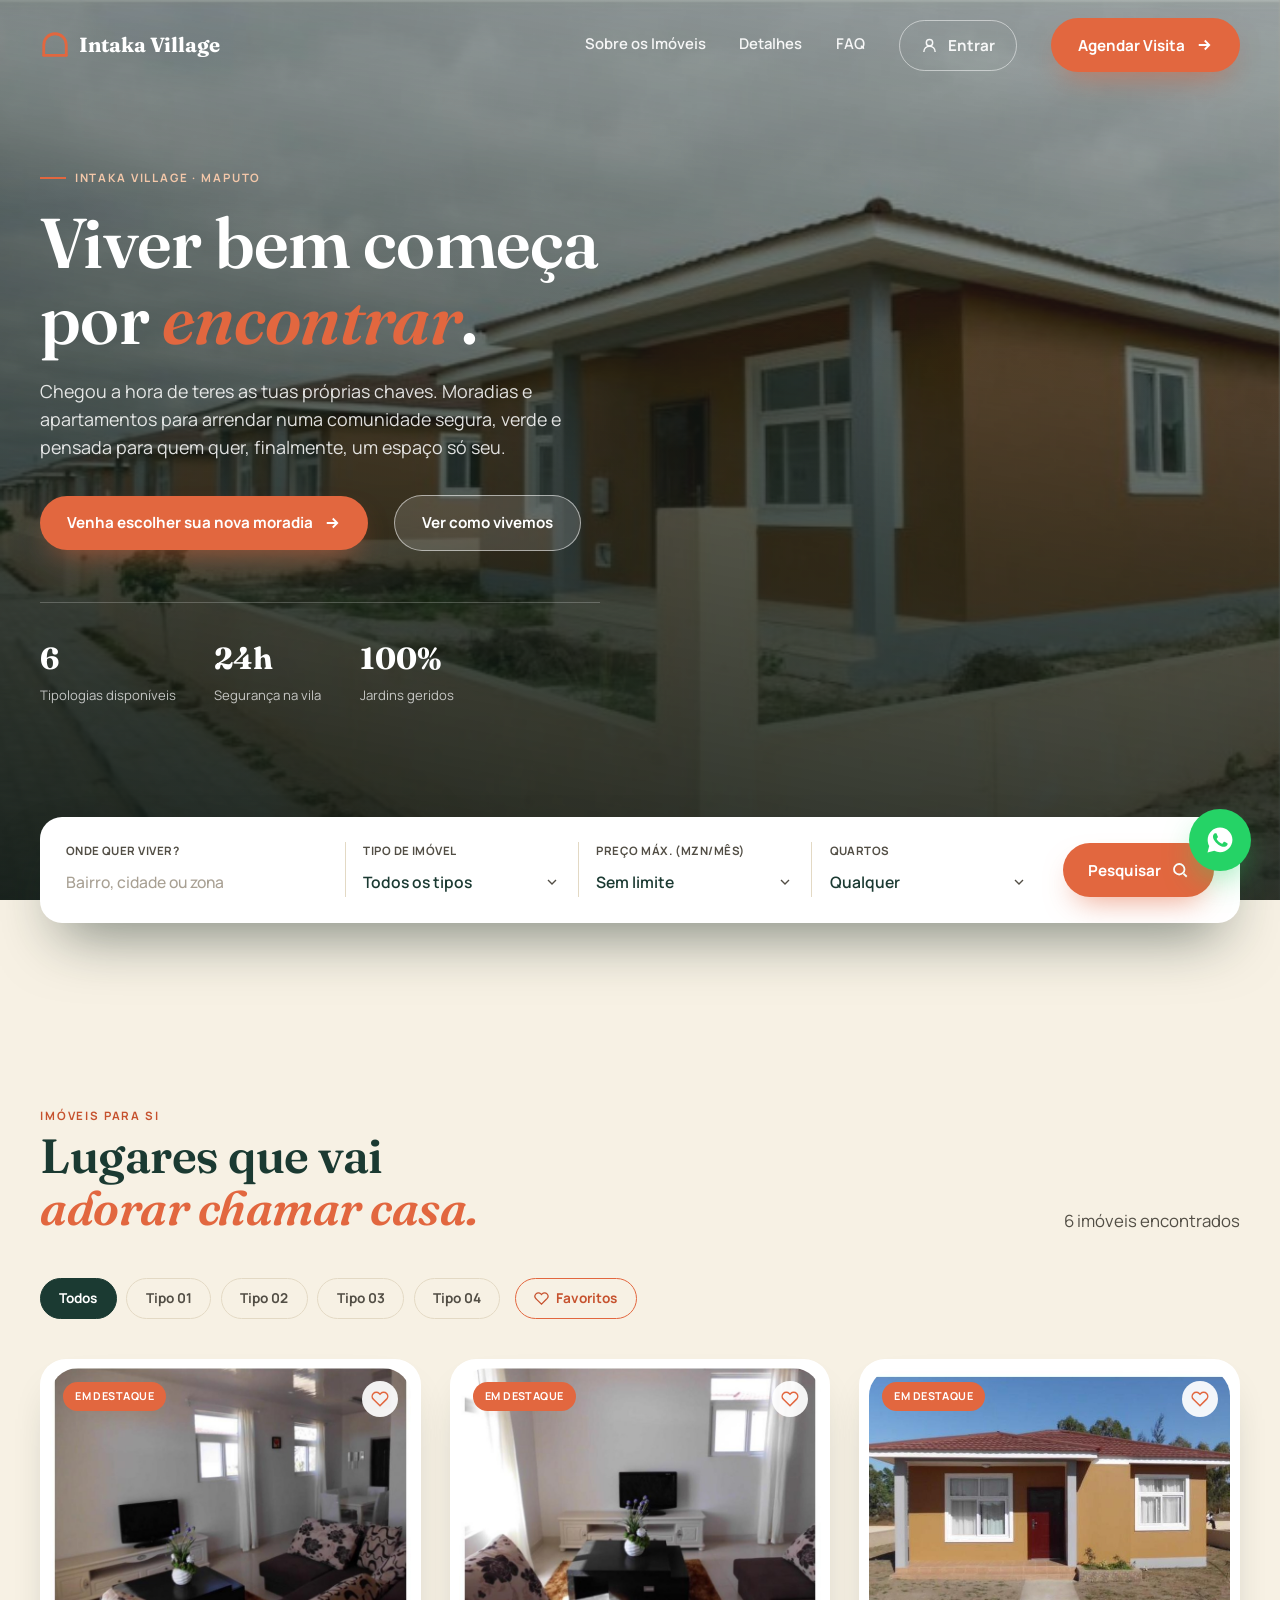
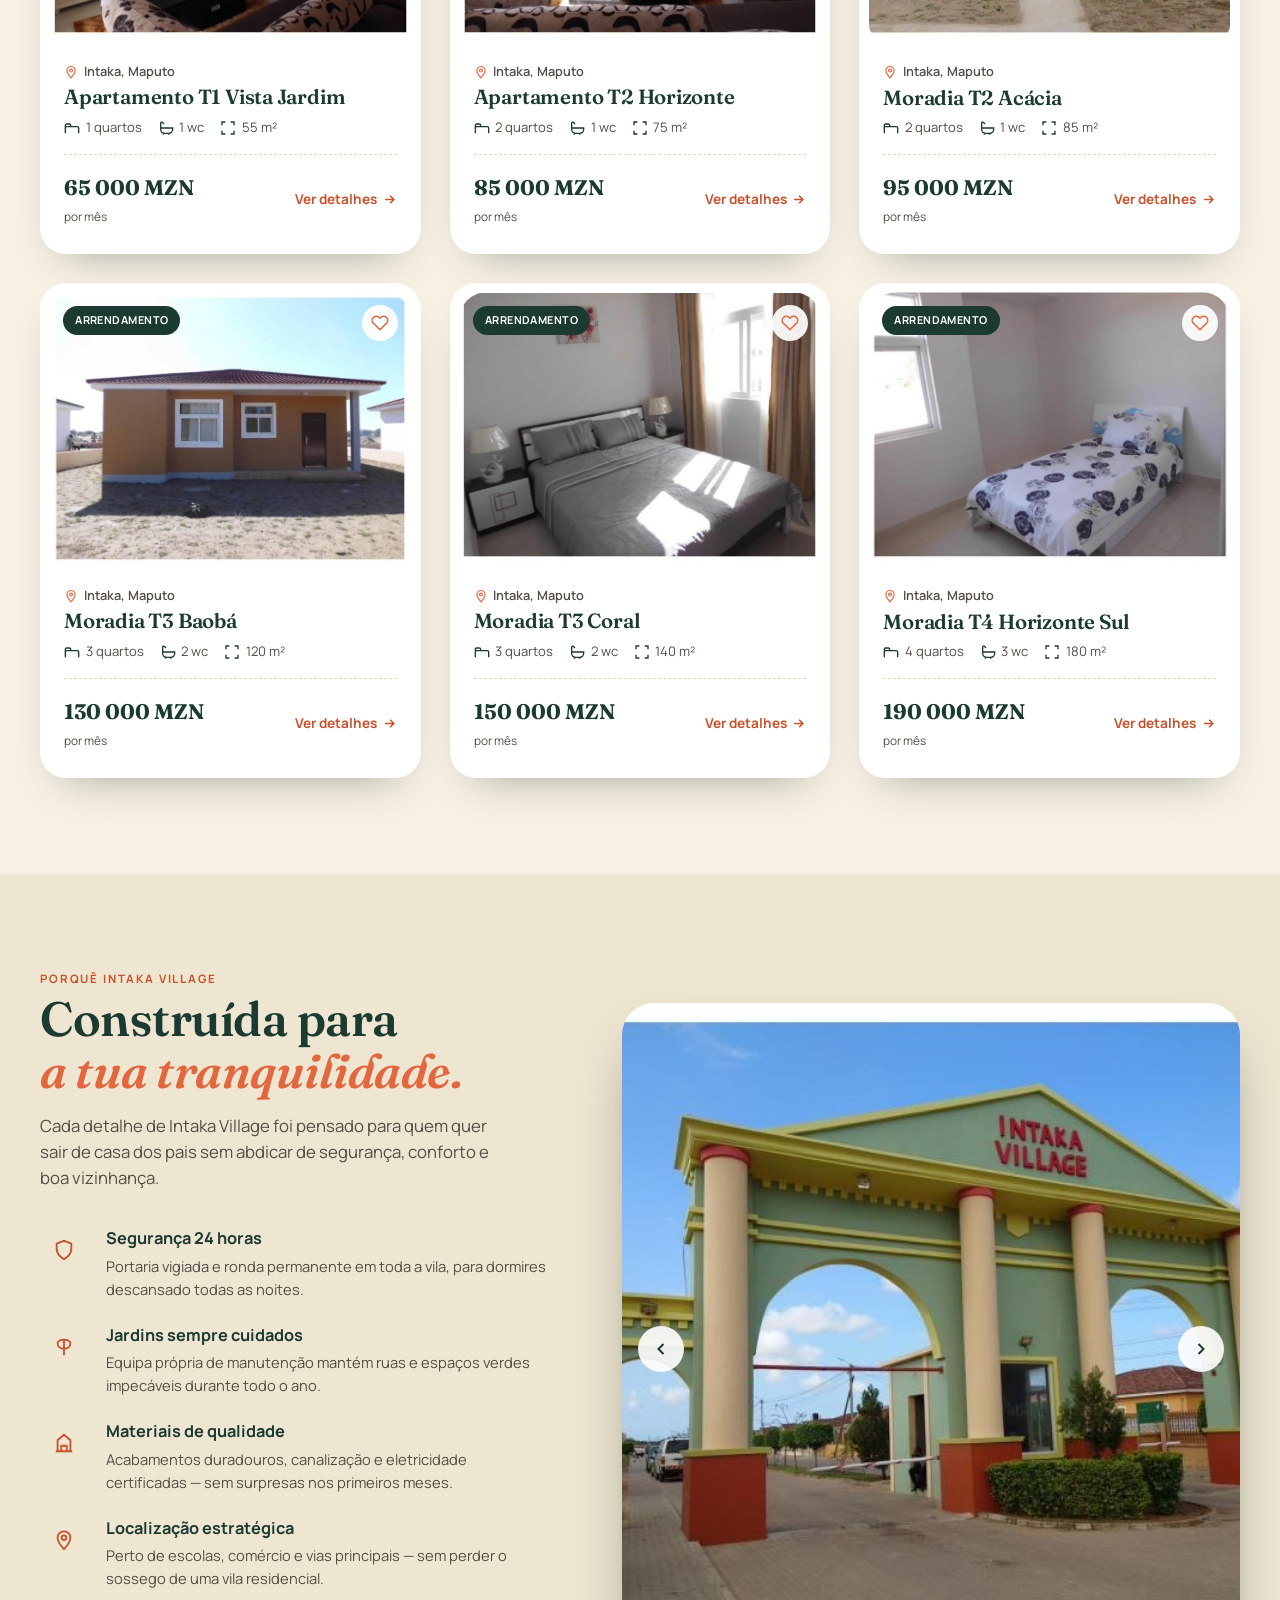
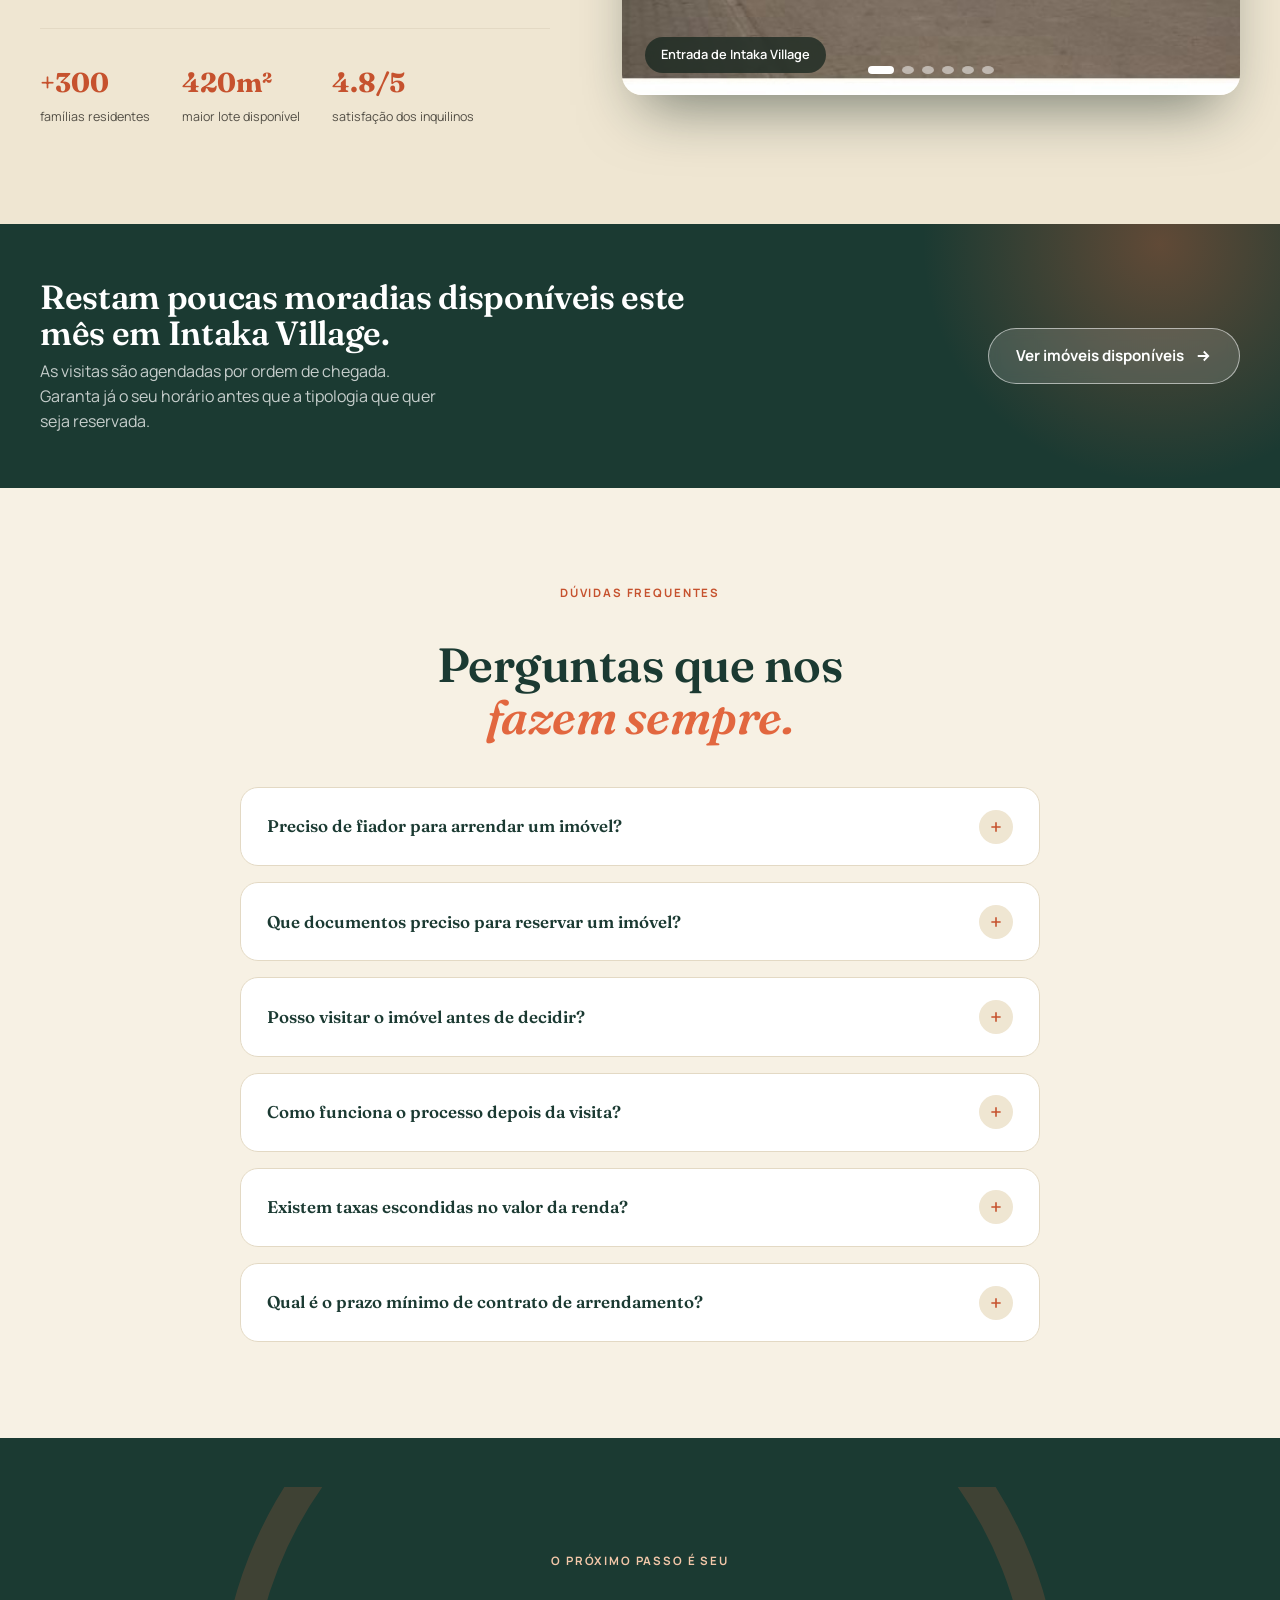
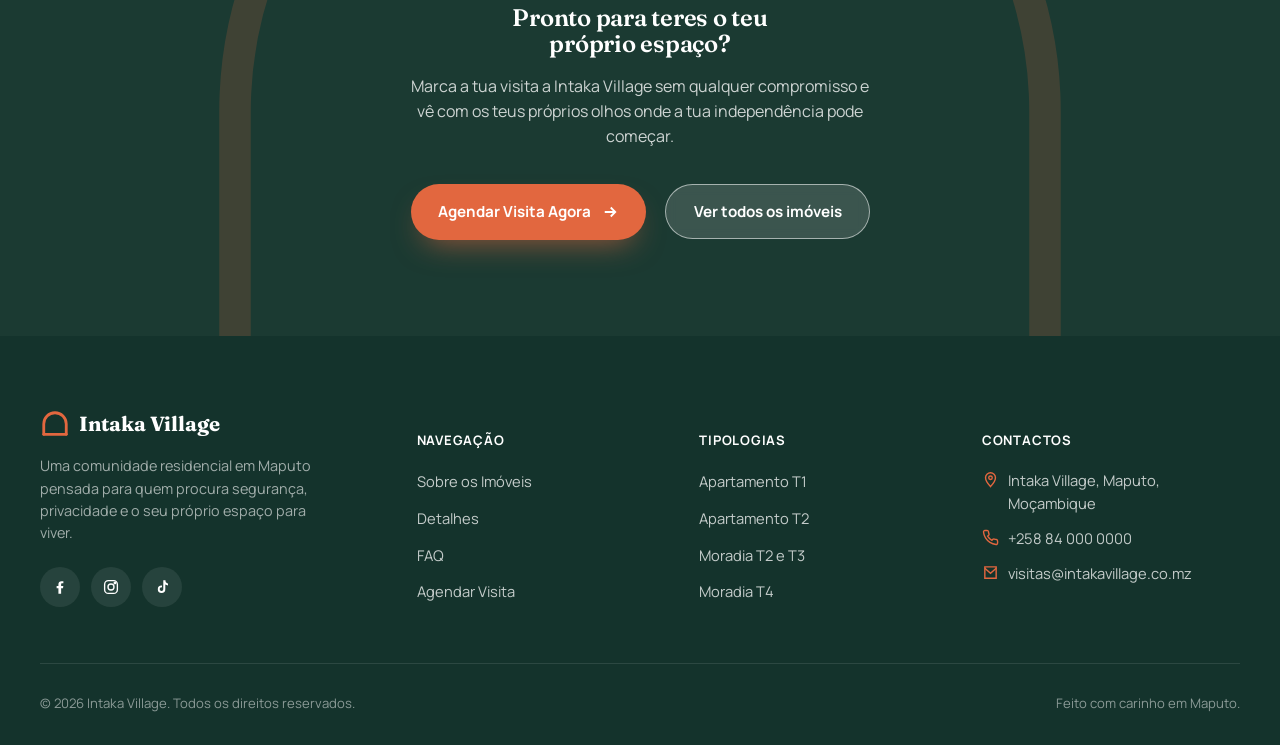
<file: index.html>
<!DOCTYPE html>
<html lang="pt-MZ">
<head>
<meta charset="UTF-8">
<meta name="viewport" content="width=device-width, initial-scale=1.0">
<title>Intaka Village | Moradias e Apartamentos para Arrendar em Maputo</title>
<meta name="description" content="Descubra a sua nova morada em Intaka Village, Maputo. Moradias e apartamentos para arrendar, com segurança 24h, jardins geridos e comunidade tranquila. Agende a sua visita hoje.">

<link rel="preconnect" href="https://fonts.googleapis.com">
<link rel="preconnect" href="https://fonts.gstatic.com" crossorigin>
<link href="https://fonts.googleapis.com/css2?family=Fraunces:ital,wght@0,500;0,600;0,700;1,500;1,600&family=Manrope:wght@400;500;600;700;800&display=swap" rel="stylesheet">

<link rel="stylesheet" href="css/style.css">
</head>
<body>

<!-- =====================================================================
     CABEÇALHO / NAVEGAÇÃO
     ===================================================================== -->
<header class="cabecalho">
  <div class="container">
    <a href="#topo" class="logo">
      <svg class="logo-arco" viewBox="0 0 32 32" fill="none" xmlns="http://www.w3.org/2000/svg">
        <path d="M4 27V16a12 12 0 0 1 24 0v11" stroke="currentColor" stroke-width="3" stroke-linecap="round"/>
        <path d="M4 27h24" stroke="currentColor" stroke-width="3" stroke-linecap="round"/>
      </svg>
      Intaka Village
    </a>

    <nav class="nav-principal" id="nav-principal">
      <a href="#imoveis">Sobre os Imóveis</a>
      <a href="#detalhes">Detalhes</a>
      <a href="#faq">FAQ</a>
      <button type="button" class="botao botao--login" data-abrir-login>
        <svg viewBox="0 0 24 24" fill="none" stroke="currentColor" stroke-width="2"><path d="M20 21a8 8 0 0 0-16 0"/><circle cx="12" cy="8" r="4.5"/></svg>
        Entrar
      </button>
      <a href="#imoveis" class="botao botao--primario">
        Agendar Visita
        <svg viewBox="0 0 24 24" fill="none" stroke="currentColor" stroke-width="2.4"><path d="M5 12h14M13 6l6 6-6 6"/></svg>
      </a>
    </nav>

    <button class="nav-toggle" id="nav-toggle" aria-label="Abrir menu" aria-expanded="false" aria-controls="nav-principal">
      <svg class="icone-abrir" viewBox="0 0 24 24" fill="none" stroke="currentColor" stroke-width="2"><path d="M4 7h16M4 12h16M4 17h16"/></svg>
      <svg class="icone-fechar" viewBox="0 0 24 24" fill="none" stroke="currentColor" stroke-width="2.2"><path d="M6 6l12 12M18 6 6 18"/></svg>
    </button>
  </div>
</header>

<main id="topo">

  <!-- ===================================================================
       HERO
       =================================================================== -->
  <section class="hero">
    <div class="hero-media">
      <img src="images/rua-moradias.jpg" alt="Rua arborizada de Intaka Village com moradias modernas" fetchpriority="high">
    </div>

    <div class="container">
      <div class="hero-conteudo">
        <p class="eyebrow">Intaka Village · Maputo</p>
        <h1>Viver bem começa<br>por <em>encontrar</em>.</h1>
        <p class="subtitulo">Chegou a hora de teres as tuas próprias chaves. Moradias e apartamentos para arrendar numa comunidade segura, verde e pensada para quem quer, finalmente, um espaço só seu.</p>

        <div class="hero-acoes">
          <a href="#imoveis" class="botao botao--primario">
            Venha escolher sua nova moradia
            <svg viewBox="0 0 24 24" fill="none" stroke="currentColor" stroke-width="2.4"><path d="M5 12h14M13 6l6 6-6 6"/></svg>
          </a>
          <a href="#detalhes" class="botao botao--claro">Ver como vivemos</a>
        </div>

        <div class="hero-stats">
          <div><strong>6</strong><span>Tipologias disponíveis</span></div>
          <div><strong>24h</strong><span>Segurança na vila</span></div>
          <div><strong>100%</strong><span>Jardins geridos</span></div>
        </div>
      </div>
    </div>
  </section>

  <!-- ===================================================================
       BARRA DE PESQUISA
       =================================================================== -->
  <div class="pesquisa-wrap">
    <div class="container">
      <form class="pesquisa-cartao" id="form-pesquisa">
        <div class="campo">
          <label for="filtro-localizacao">Onde quer viver?</label>
          <input type="text" id="filtro-localizacao" placeholder="Bairro, cidade ou zona">
        </div>
        <div class="campo">
          <label for="filtro-tipo">Tipo de imóvel</label>
          <div class="campo-select-wrap">
            <select id="filtro-tipo">
              <option value="todos">Todos os tipos</option>
              <option value="T1">Tipo 01 (T1)</option>
              <option value="T2">Tipo 02 (T2)</option>
              <option value="T3">Tipo 03 (T3)</option>
              <option value="T4">Tipo 04 (T4)</option>
            </select>
            <svg viewBox="0 0 24 24" fill="none" stroke="currentColor" stroke-width="2"><path d="m6 9 6 6 6-6"/></svg>
          </div>
        </div>
        <div class="campo">
          <label for="filtro-preco">Preço máx. (MZN/mês)</label>
          <div class="campo-select-wrap">
            <select id="filtro-preco">
              <option value="">Sem limite</option>
              <option value="70000">Até 70.000</option>
              <option value="100000">Até 100.000</option>
              <option value="150000">Até 150.000</option>
              <option value="200000">Até 200.000</option>
            </select>
            <svg viewBox="0 0 24 24" fill="none" stroke="currentColor" stroke-width="2"><path d="m6 9 6 6 6-6"/></svg>
          </div>
        </div>
        <div class="campo">
          <label for="filtro-quartos">Quartos</label>
          <div class="campo-select-wrap">
            <select id="filtro-quartos">
              <option value="">Qualquer</option>
              <option value="1">1+</option>
              <option value="2">2+</option>
              <option value="3">3+</option>
              <option value="4">4+</option>
            </select>
            <svg viewBox="0 0 24 24" fill="none" stroke="currentColor" stroke-width="2"><path d="m6 9 6 6 6-6"/></svg>
          </div>
        </div>
        <button type="submit" class="botao botao--primario btn-pesquisar">
          Pesquisar
          <svg viewBox="0 0 24 24" fill="none" stroke="currentColor" stroke-width="2.4"><circle cx="11" cy="11" r="7"/><path d="m21 21-4.3-4.3"/></svg>
        </button>
      </form>
    </div>
  </div>

  <!-- ===================================================================
       LISTAGEM DE IMÓVEIS — Sobre os Imóveis
       =================================================================== -->
  <section class="secao" id="imoveis">
    <div class="container">
      <div class="secao-cabecalho reveal">
        <div>
          <p class="eyebrow">Imóveis para si</p>
          <h2 class="secao-titulo">Lugares que vai<br><em>adorar chamar casa.</em></h2>
        </div>
        <p class="secao-lead" id="contador-resultados">A carregar imóveis disponíveis…</p>
      </div>

      <div class="filtros-rapidos reveal">
        <button type="button" class="chip ativo" data-tipo="todos">Todos</button>
        <button type="button" class="chip" data-tipo="T1">Tipo 01</button>
        <button type="button" class="chip" data-tipo="T2">Tipo 02</button>
        <button type="button" class="chip" data-tipo="T3">Tipo 03</button>
        <button type="button" class="chip" data-tipo="T4">Tipo 04</button>
        <button type="button" class="chip chip--favoritos" id="chip-favoritos" aria-pressed="false">
          <svg viewBox="0 0 24 24" fill="none" stroke="currentColor" stroke-width="2"><path d="M20.8 4.6a5.5 5.5 0 0 0-7.8 0L12 5.6l-1-1a5.5 5.5 0 0 0-7.8 7.8l1 1L12 21l7.8-7.8 1-1a5.5 5.5 0 0 0 0-7.6Z"/></svg>
          Favoritos
        </button>
      </div>

      <div class="grelha-imoveis" id="grelha-imoveis" aria-live="polite"></div>
      <p class="estado-vazio" id="estado-vazio">Não encontrámos imóveis com esses critérios. Experimente alargar o preço máximo ou remover filtros.</p>
    </div>
  </section>

  <!-- ===================================================================
       DETALHES — Benefícios + Carrossel
       =================================================================== -->
  <section class="secao secao--creme2" id="detalhes">
    <div class="container">
      <div class="detalhes-grelha">

        <div class="reveal">
          <p class="eyebrow">Porquê Intaka Village</p>
          <h2 class="secao-titulo">Construída para<br><em>a tua tranquilidade.</em></h2>
          <p class="secao-lead" style="margin-top:1rem;">Cada detalhe de Intaka Village foi pensado para quem quer sair de casa dos pais sem abdicar de segurança, conforto e boa vizinhança.</p>

          <div class="lista-beneficios">
            <div class="beneficio">
              <div class="beneficio-icone">
                <svg viewBox="0 0 24 24" fill="none" stroke="currentColor" stroke-width="2"><path d="M12 22s8-4 8-11V5l-8-3-8 3v6c0 7 8 11 8 11Z"/></svg>
              </div>
              <div>
                <h4>Segurança 24 horas</h4>
                <p>Portaria vigiada e ronda permanente em toda a vila, para dormires descansado todas as noites.</p>
              </div>
            </div>

            <div class="beneficio">
              <div class="beneficio-icone">
                <svg viewBox="0 0 24 24" fill="none" stroke="currentColor" stroke-width="2"><path d="M12 3v18M5 8c0 3.5 3 6 7 6s7-2.5 7-6M5 8c0-2 3-4 7-4s7 2 7 4"/></svg>
              </div>
              <div>
                <h4>Jardins sempre cuidados</h4>
                <p>Equipa própria de manutenção mantém ruas e espaços verdes impecáveis durante todo o ano.</p>
              </div>
            </div>

            <div class="beneficio">
              <div class="beneficio-icone">
                <svg viewBox="0 0 24 24" fill="none" stroke="currentColor" stroke-width="2"><path d="M3 21h18M5 21V9l7-6 7 6v12M9 21v-6h6v6"/></svg>
              </div>
              <div>
                <h4>Materiais de qualidade</h4>
                <p>Acabamentos duradouros, canalização e eletricidade certificadas — sem surpresas nos primeiros meses.</p>
              </div>
            </div>

            <div class="beneficio">
              <div class="beneficio-icone">
                <svg viewBox="0 0 24 24" fill="none" stroke="currentColor" stroke-width="2"><path d="M12 22s7-7.58 7-12.5A7 7 0 0 0 5 9.5C5 14.42 12 22 12 22z"/><circle cx="12" cy="9.5" r="2.5"/></svg>
              </div>
              <div>
                <h4>Localização estratégica</h4>
                <p>Perto de escolas, comércio e vias principais — sem perder o sossego de uma vila residencial.</p>
              </div>
            </div>
          </div>

          <div class="detalhes-mini-stats">
            <div><strong>+300</strong><span>famílias residentes</span></div>
            <div><strong>420m²</strong><span>maior lote disponível</span></div>
            <div><strong>4.8/5</strong><span>satisfação dos inquilinos</span></div>
          </div>
        </div>

        <div class="carrossel reveal" data-carrossel>
          <div class="carrossel-pista">
            <div class="carrossel-slide">
              <img src="images/portao-intaka.jpg" alt="Entrada principal de Intaka Village, Maputo">
              <span class="carrossel-legenda">Entrada de Intaka Village</span>
            </div>
            <div class="carrossel-slide">
              <img src="images/fachada-casa-1.jpg" alt="Fachada de moradia T2 em Intaka Village">
              <span class="carrossel-legenda">Moradia T2 · Fachada</span>
            </div>
            <div class="carrossel-slide">
              <img src="images/sala-estar-1.jpg" alt="Sala de estar mobilada de um imóvel em Intaka Village">
              <span class="carrossel-legenda">Sala de estar</span>
            </div>
            <div class="carrossel-slide">
              <img src="images/cozinha-1.jpg" alt="Cozinha americana equipada">
              <span class="carrossel-legenda">Cozinha equipada</span>
            </div>
            <div class="carrossel-slide">
              <img src="images/quarto-2.jpg" alt="Quarto principal com boa luz natural">
              <span class="carrossel-legenda">Quarto principal</span>
            </div>
            <div class="carrossel-slide">
              <img src="images/wc-1.jpg" alt="Casa de banho revestida a azulejo">
              <span class="carrossel-legenda">Casa de banho</span>
            </div>
          </div>

          <button type="button" class="carrossel-seta carrossel-seta--esq" aria-label="Imagem anterior">
            <svg viewBox="0 0 24 24" fill="none" stroke="currentColor" stroke-width="2.4"><path d="M15 18l-6-6 6-6"/></svg>
          </button>
          <button type="button" class="carrossel-seta carrossel-seta--dir" aria-label="Imagem seguinte">
            <svg viewBox="0 0 24 24" fill="none" stroke="currentColor" stroke-width="2.4"><path d="M9 18l6-6-6-6"/></svg>
          </button>
          <div class="carrossel-controlos"></div>
        </div>

      </div>
    </div>
  </section>

  <!-- ===================================================================
       FAIXA DE URGÊNCIA / ESCASSEZ
       =================================================================== -->
  <section class="faixa-urgencia">
    <div class="container faixa-urgencia-inner">
      <div>
        <h3>Restam poucas moradias disponíveis este mês em Intaka Village.</h3>
        <p>As visitas são agendadas por ordem de chegada. Garanta já o seu horário antes que a tipologia que quer seja reservada.</p>
      </div>
      <a href="#imoveis" class="botao botao--claro">
        Ver imóveis disponíveis
        <svg viewBox="0 0 24 24" fill="none" stroke="currentColor" stroke-width="2.4"><path d="M5 12h14M13 6l6 6-6 6"/></svg>
      </a>
    </div>
  </section>

  <!-- ===================================================================
       FAQ
       =================================================================== -->
  <section class="secao" id="faq">
    <div class="container">
      <div class="secao-cabecalho reveal" style="justify-content:center; text-align:center; flex-direction:column; align-items:center;">
        <p class="eyebrow">Dúvidas frequentes</p>
        <h2 class="secao-titulo">Perguntas que nos<br><em>fazem sempre.</em></h2>
      </div>

      <div class="faq-lista reveal">
        <div class="faq-item">
          <button class="faq-pergunta" aria-expanded="false">
            Preciso de fiador para arrendar um imóvel?
            <span class="faq-icone"><svg viewBox="0 0 24 24" fill="none" stroke="currentColor" stroke-width="2.4"><path d="M12 5v14M5 12h14"/></svg></span>
          </button>
          <div class="faq-resposta"><p>Depende da tipologia e do perfil do candidato. Em muitos casos aceitamos comprovativo de rendimento como alternativa. A nossa equipa esclarece as condições exatas durante a visita.</p></div>
        </div>

        <div class="faq-item">
          <button class="faq-pergunta" aria-expanded="false">
            Que documentos preciso para reservar um imóvel?
            <span class="faq-icone"><svg viewBox="0 0 24 24" fill="none" stroke="currentColor" stroke-width="2.4"><path d="M12 5v14M5 12h14"/></svg></span>
          </button>
          <div class="faq-resposta"><p>Normalmente, documento de identificação válido, comprovativo de rendimento e NUIT. A lista final é confirmada pela equipa Intaka Village consoante o imóvel escolhido.</p></div>
        </div>

        <div class="faq-item">
          <button class="faq-pergunta" aria-expanded="false">
            Posso visitar o imóvel antes de decidir?
            <span class="faq-icone"><svg viewBox="0 0 24 24" fill="none" stroke="currentColor" stroke-width="2.4"><path d="M12 5v14M5 12h14"/></svg></span>
          </button>
          <div class="faq-resposta"><p>Sim, e recomendamos vivamente. Agende a sua visita gratuita através do botão "Agendar Visita" e escolha o dia e hora que forem mais convenientes para si.</p></div>
        </div>

        <div class="faq-item">
          <button class="faq-pergunta" aria-expanded="false">
            Como funciona o processo depois da visita?
            <span class="faq-icone"><svg viewBox="0 0 24 24" fill="none" stroke="currentColor" stroke-width="2.4"><path d="M12 5v14M5 12h14"/></svg></span>
          </button>
          <div class="faq-resposta"><p>Após a visita, confirmamos disponibilidade, reunimos a documentação necessária e formalizamos o contrato de arrendamento. Todo o processo é acompanhado pela nossa equipa.</p></div>
        </div>

        <div class="faq-item">
          <button class="faq-pergunta" aria-expanded="false">
            Existem taxas escondidas no valor da renda?
            <span class="faq-icone"><svg viewBox="0 0 24 24" fill="none" stroke="currentColor" stroke-width="2.4"><path d="M12 5v14M5 12h14"/></svg></span>
          </button>
          <div class="faq-resposta"><p>Não. O valor apresentado em cada anúncio é transparente. Quaisquer custos adicionais (como caução ou condomínio, quando aplicável) são sempre explicados antes da assinatura do contrato.</p></div>
        </div>

        <div class="faq-item">
          <button class="faq-pergunta" aria-expanded="false">
            Qual é o prazo mínimo de contrato de arrendamento?
            <span class="faq-icone"><svg viewBox="0 0 24 24" fill="none" stroke="currentColor" stroke-width="2.4"><path d="M12 5v14M5 12h14"/></svg></span>
          </button>
          <div class="faq-resposta"><p>O prazo padrão costuma ser de 12 meses, mas há flexibilidade consoante o imóvel e o perfil do inquilino. Fale connosco para validar a melhor opção para o seu caso.</p></div>
        </div>
      </div>
    </div>
  </section>

  <!-- ===================================================================
       CTA FINAL
       =================================================================== -->
  <section class="cta-final">
    <svg class="cta-final-arco" viewBox="0 0 400 200" fill="none" xmlns="http://www.w3.org/2000/svg">
      <path d="M20 200V100a180 180 0 0 1 360 0v100" stroke="currentColor" stroke-width="14"/>
    </svg>
    <div class="container">
      <p class="eyebrow" style="color:#F3C7A9;">O próximo passo é seu</p>
      <h2>Pronto para teres o teu próprio espaço?</h2>
      <p>Marca a tua visita a Intaka Village sem qualquer compromisso e vê com os teus próprios olhos onde a tua independência pode começar.</p>
      <div class="cta-final-acoes">
        <button type="button" class="botao botao--primario" data-abrir-agendamento>
          Agendar Visita Agora
          <svg viewBox="0 0 24 24" fill="none" stroke="currentColor" stroke-width="2.4"><path d="M5 12h14M13 6l6 6-6 6"/></svg>
        </button>
        <a href="#imoveis" class="botao botao--claro">Ver todos os imóveis</a>
      </div>
    </div>
  </section>

</main>

<!-- =====================================================================
     RODAPÉ
     ===================================================================== -->
<footer class="rodape">
  <div class="container">
    <div class="rodape-grelha">
      <div class="rodape-sobre">
        <a href="#topo" class="logo">
          <svg class="logo-arco" viewBox="0 0 32 32" fill="none" xmlns="http://www.w3.org/2000/svg">
            <path d="M4 27V16a12 12 0 0 1 24 0v11" stroke="currentColor" stroke-width="3" stroke-linecap="round"/>
            <path d="M4 27h24" stroke="currentColor" stroke-width="3" stroke-linecap="round"/>
          </svg>
          Intaka Village
        </a>
        <p>Uma comunidade residencial em Maputo pensada para quem procura segurança, privacidade e o seu próprio espaço para viver.</p>
        <div class="rodape-social">
          <a href="https://facebook.com" target="_blank" rel="noopener" aria-label="Intaka Village no Facebook">
            <svg viewBox="0 0 24 24" fill="currentColor"><path d="M13.5 21v-7.5H16l.4-3H13.5V8.4c0-.87.24-1.46 1.5-1.46H16.5V4.35C16.2 4.31 15.2 4.22 14 4.22c-2.44 0-4.1 1.49-4.1 4.22v2.06H7.5v3h2.4V21h3.6Z"/></svg>
          </a>
          <a href="https://instagram.com" target="_blank" rel="noopener" aria-label="Intaka Village no Instagram">
            <svg viewBox="0 0 24 24" fill="none" stroke="currentColor" stroke-width="1.8"><rect x="3.5" y="3.5" width="17" height="17" rx="5"/><circle cx="12" cy="12" r="4"/><circle cx="17.2" cy="6.8" r="1"/></svg>
          </a>
          <a href="https://tiktok.com" target="_blank" rel="noopener" aria-label="Intaka Village no TikTok">
            <svg viewBox="0 0 24 24" fill="currentColor"><path d="M16.6 5.1c.7 1.2 1.9 2 3.4 2.2v2.6c-1.3 0-2.6-.4-3.6-1.1v6.1a5 5 0 1 1-5-5c.2 0 .4 0 .6.03v2.7a2.4 2.4 0 1 0 1.7 2.3V3h2.9c0 .7.1 1.4.4 2.1Z"/></svg>
          </a>
        </div>
      </div>

      <nav>
        <h5>Navegação</h5>
        <ul>
          <li><a href="#imoveis">Sobre os Imóveis</a></li>
          <li><a href="#detalhes">Detalhes</a></li>
          <li><a href="#faq">FAQ</a></li>
          <li><a href="#imoveis">Agendar Visita</a></li>
        </ul>
      </nav>

      <nav>
        <h5>Tipologias</h5>
        <ul>
          <li><a href="#imoveis">Apartamento T1</a></li>
          <li><a href="#imoveis">Apartamento T2</a></li>
          <li><a href="#imoveis">Moradia T2 e T3</a></li>
          <li><a href="#imoveis">Moradia T4</a></li>
        </ul>
      </nav>

      <div>
        <h5>Contactos</h5>
        <ul class="rodape-contacto">
          <li>
            <svg viewBox="0 0 24 24" fill="none" stroke="currentColor" stroke-width="2"><path d="M12 22s7-7.58 7-12.5A7 7 0 0 0 5 9.5C5 14.42 12 22 12 22z"/><circle cx="12" cy="9.5" r="2.5"/></svg>
            Intaka Village, Maputo, Moçambique
          </li>
          <li>
            <svg viewBox="0 0 24 24" fill="none" stroke="currentColor" stroke-width="2"><path d="M22 16.9v3a2 2 0 0 1-2.2 2 19.8 19.8 0 0 1-8.6-3 19.5 19.5 0 0 1-6-6 19.8 19.8 0 0 1-3-8.7A2 2 0 0 1 4.1 2h3a2 2 0 0 1 2 1.7c.1 1 .3 2 .7 2.9a2 2 0 0 1-.4 2.1L8 10a16 16 0 0 0 6 6l1.3-1.4a2 2 0 0 1 2.1-.4c.9.4 1.9.6 2.9.7a2 2 0 0 1 1.7 2Z"/></svg>
            +258 84 000 0000
          </li>
          <li>
            <svg viewBox="0 0 24 24" fill="none" stroke="currentColor" stroke-width="2"><path d="M4 4h16v16H4z"/><path d="m4 6 8 7 8-7"/></svg>
            visitas@intakavillage.co.mz
          </li>
        </ul>
      </div>
    </div>

    <div class="rodape-base">
      <span>© <span id="ano-atual">2026</span> Intaka Village. Todos os direitos reservados.</span>
      <span>Feito com carinho em Maputo.</span>
    </div>
  </div>
</footer>

<!-- =====================================================================
     MODAL — AGENDAR VISITA
     ===================================================================== -->
<div class="overlay" id="overlay-agendamento" role="dialog" aria-modal="true" aria-labelledby="modal-titulo-imovel">
  <div class="modal">
    <button type="button" class="modal-fechar" data-fechar-modal aria-label="Fechar">
      <svg viewBox="0 0 24 24" fill="none" stroke="currentColor" stroke-width="2.2"><path d="M6 6l12 12M18 6 6 18"/></svg>
    </button>

    <p class="eyebrow">Agendar visita</p>
    <h3 id="modal-titulo-imovel">Vamos conhecer este espaço.</h3>
    <p class="modal-sub">Preencha os seus dados e escolha o melhor horário. A nossa equipa confirma consigo em poucas horas.</p>

    <div class="form-msg" id="agendamento-msg"></div>

    <form id="form-agendamento" novalidate>
      <div class="form-grupo">
        <label for="agendamento-imovel">Imóvel</label>
        <select id="agendamento-imovel" required></select>
      </div>

      <div class="form-grupo">
        <label for="agendamento-nome">Nome completo</label>
        <input type="text" id="agendamento-nome" placeholder="O seu nome" required>
      </div>

      <div class="form-linha">
        <div class="form-grupo">
          <label for="agendamento-telefone">Telefone</label>
          <input type="tel" id="agendamento-telefone" placeholder="84 000 0000" required>
        </div>
        <div class="form-grupo">
          <label for="agendamento-email">E-mail (opcional)</label>
          <input type="email" id="agendamento-email" placeholder="nome@email.com">
        </div>
      </div>

      <div class="form-linha">
        <div class="form-grupo">
          <label for="agendamento-data">Data preferida</label>
          <input type="date" id="agendamento-data" required>
        </div>
        <div class="form-grupo">
          <label for="agendamento-hora">Hora preferida</label>
          <input type="time" id="agendamento-hora" required>
        </div>
      </div>

      <div class="form-grupo">
        <label for="agendamento-mensagem">Mensagem (opcional)</label>
        <textarea id="agendamento-mensagem" placeholder="Alguma pergunta ou pedido especial?"></textarea>
      </div>

      <button type="submit" class="botao botao--primario botao--bloco">
        Confirmar Pedido
        <svg viewBox="0 0 24 24" fill="none" stroke="currentColor" stroke-width="2.4"><path d="M5 12h14M13 6l6 6-6 6"/></svg>
      </button>
    </form>
  </div>
</div>

<!-- =====================================================================
     MODAL — LOGIN (com seleção de perfil)
     ===================================================================== -->
<div class="overlay" id="overlay-login" role="dialog" aria-modal="true" aria-labelledby="modal-titulo-login">
  <div class="modal">
    <button type="button" class="modal-fechar" data-fechar-login aria-label="Fechar">
      <svg viewBox="0 0 24 24" fill="none" stroke="currentColor" stroke-width="2.2"><path d="M6 6l12 12M18 6 6 18"/></svg>
    </button>

    <p class="eyebrow">Bem-vindo à morada</p>
    <h3 id="modal-titulo-login">Entre na sua conta</h3>
    <p class="modal-sub">Escolha o seu perfil e inicie sessão para gerir os seus pedidos em Intaka Village.</p>

    <div class="abas-perfil" role="tablist" aria-label="Tipo de conta">
      <button type="button" class="aba-perfil ativo" data-perfil="inquilino" role="tab" aria-selected="true">
        <svg viewBox="0 0 24 24" fill="none" stroke="currentColor" stroke-width="2"><path d="M20 21a8 8 0 0 0-16 0"/><circle cx="12" cy="8" r="4.5"/></svg>
        Inquilino
      </button>
      <button type="button" class="aba-perfil" data-perfil="proprietario" role="tab" aria-selected="false">
        <svg viewBox="0 0 24 24" fill="none" stroke="currentColor" stroke-width="2"><path d="M3 21h18M5 21V9l7-6 7 6v12M9 21v-6h6v6"/></svg>
        Proprietário
      </button>
      <button type="button" class="aba-perfil" data-perfil="administrador" role="tab" aria-selected="false">
        <svg viewBox="0 0 24 24" fill="none" stroke="currentColor" stroke-width="2"><path d="M12 22s8-4 8-11V5l-8-3-8 3v6c0 7 8 11 8 11Z"/></svg>
        Administrador
      </button>
    </div>

    <div class="form-msg" id="login-msg"></div>

    <form id="form-login" novalidate>
      <input type="hidden" id="login-tipo" value="inquilino">

      <div class="form-grupo">
        <label for="login-email">E-mail</label>
        <input type="email" id="login-email" placeholder="nome@email.com" required autocomplete="username">
      </div>

      <div class="form-grupo">
        <label for="login-senha">Palavra-passe</label>
        <input type="password" id="login-senha" placeholder="••••••••" required autocomplete="current-password">
      </div>

      <button type="submit" class="botao botao--primario botao--bloco">
        Entrar
        <svg viewBox="0 0 24 24" fill="none" stroke="currentColor" stroke-width="2.4"><path d="M5 12h14M13 6l6 6-6 6"/></svg>
      </button>

      <p class="login-rodape">
        Ainda não tem conta?
        <a href="https://wa.me/258840000000" target="_blank" rel="noopener">Fale connosco</a>
      </p>
    </form>
  </div>
</div>

<!-- =====================================================================
     WHATSAPP — botão flutuante + popup
     ===================================================================== -->
<a href="https://wa.me/258840000000" target="_blank" rel="noopener" class="whatsapp-flutuante" id="whatsapp-flutuante-link" aria-label="Falar connosco no WhatsApp">
  <svg viewBox="0 0 24 24" fill="currentColor"><path d="M12.04 2C6.58 2 2.13 6.45 2.13 11.91c0 1.75.46 3.39 1.26 4.81L2 22l5.42-1.36a9.9 9.9 0 0 0 4.62 1.13h.01c5.46 0 9.9-4.45 9.9-9.91C21.96 6.45 17.51 2 12.04 2Zm5.8 14.06c-.24.68-1.4 1.3-1.94 1.38-.5.08-1.12.11-1.8-.12-.42-.13-.95-.31-1.64-.61-2.88-1.24-4.76-4.15-4.9-4.34-.14-.19-1.18-1.57-1.18-3 0-1.42.75-2.12 1.02-2.41.26-.29.58-.36.77-.36.19 0 .39 0 .56.01.18.01.42-.07.65.5.24.58.82 2 .89 2.14.07.14.12.31.02.5-.1.19-.15.31-.29.48-.15.17-.31.38-.44.51-.15.15-.3.31-.13.6.17.29.76 1.25 1.63 2.03 1.12 1 2.06 1.31 2.35 1.46.29.15.46.13.63-.08.17-.21.72-.84.91-1.13.19-.29.38-.24.63-.15.26.1 1.64.77 1.92.91.28.14.47.21.54.33.07.12.07.68-.17 1.35Z"/></svg>
</a>

<div class="whatsapp-popup" id="whatsapp-popup">
  <div class="whatsapp-popup-topo">
    <div class="whatsapp-popup-avatar">
      <svg viewBox="0 0 24 24" fill="none" stroke="currentColor" stroke-width="2"><path d="M4 27V16a12 12 0 0 1 24 0v11" stroke-linecap="round" transform="translate(-2,-4) scale(0.8)"/></svg>
    </div>
    <div>
      <strong>Intaka Village</strong>
      <span>Normalmente responde em minutos</span>
    </div>
    <button type="button" class="whatsapp-popup-fechar" id="whatsapp-popup-fechar" aria-label="Fechar">
      <svg viewBox="0 0 24 24" fill="none" stroke="currentColor" stroke-width="2.4"><path d="M6 6l12 12M18 6 6 18"/></svg>
    </button>
  </div>
  <p>Olá! 👋 Precisa de ajuda para escolher a sua próxima casa? Fale connosco diretamente pelo WhatsApp.</p>
  <a href="https://wa.me/258840000000" target="_blank" rel="noopener" class="botao" id="whatsapp-popup-link">
    <svg viewBox="0 0 24 24" fill="currentColor" width="18" height="18"><path d="M12.04 2C6.58 2 2.13 6.45 2.13 11.91c0 1.75.46 3.39 1.26 4.81L2 22l5.42-1.36a9.9 9.9 0 0 0 4.62 1.13h.01c5.46 0 9.9-4.45 9.9-9.91C21.96 6.45 17.51 2 12.04 2Z"/></svg>
    Conversar no WhatsApp
  </a>
</div>

<script src="js/common.js"></script>
<script src="js/main.js"></script>
</body>
</html>
</file>
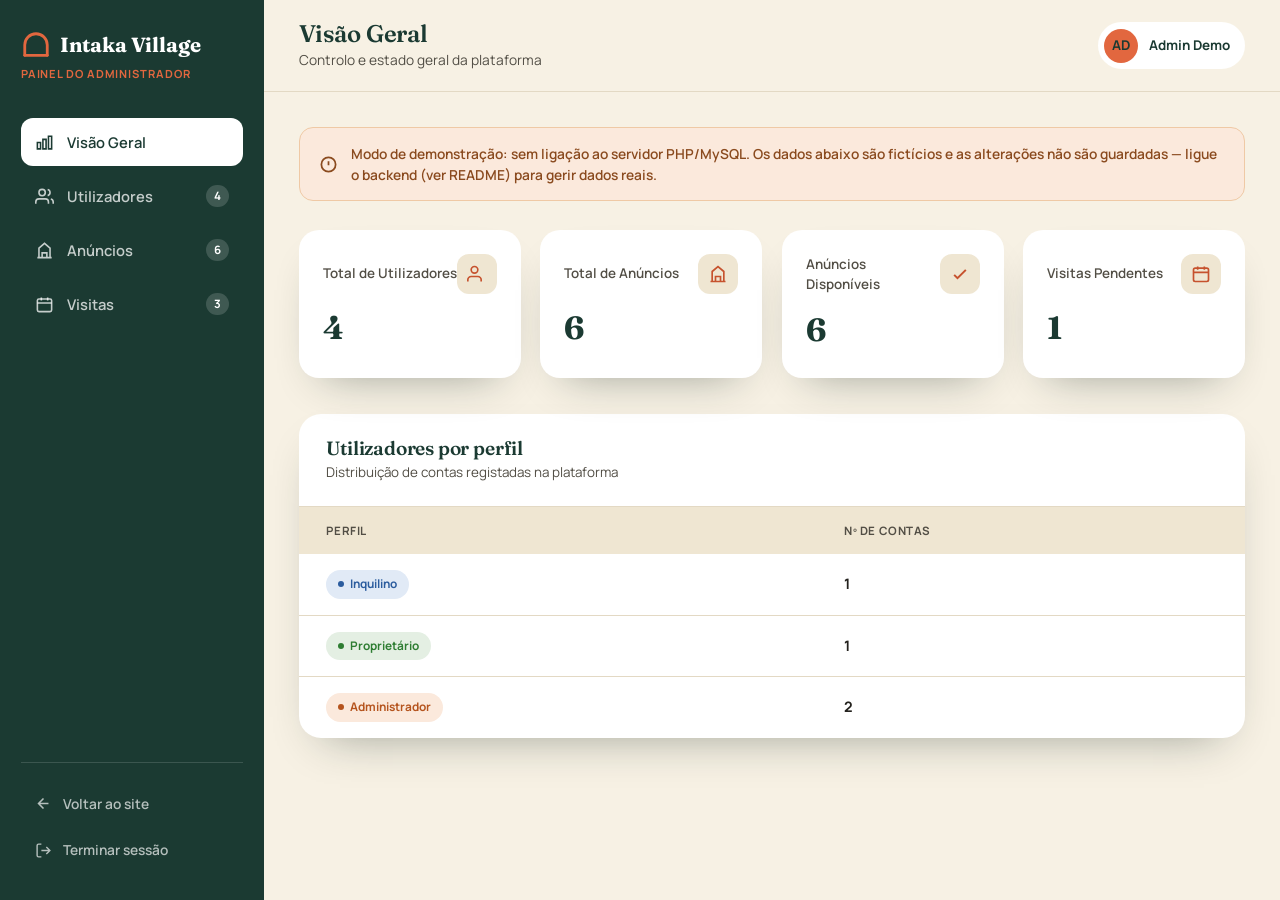
<file: admin.html>
<!DOCTYPE html>
<html lang="pt-MZ">
<head>
<meta charset="UTF-8">
<meta name="viewport" content="width=device-width, initial-scale=1.0">
<title>Painel do Administrador | Intaka Village</title>
<meta name="robots" content="noindex, nofollow">

<link rel="preconnect" href="https://fonts.googleapis.com">
<link rel="preconnect" href="https://fonts.gstatic.com" crossorigin>
<link href="https://fonts.googleapis.com/css2?family=Fraunces:ital,wght@0,500;0,600;0,700;1,500;1,600&family=Manrope:wght@400;500;600;700;800&display=swap" rel="stylesheet">

<link rel="stylesheet" href="css/style.css">
<link rel="stylesheet" href="css/dashboard.css">
</head>
<body class="app">

<div class="app-shell">

  <div class="sidebar-overlay" id="sidebar-overlay"></div>

  <!-- =====================================================================
       SIDEBAR
       ===================================================================== -->
  <aside class="app-sidebar" id="app-sidebar">
    <button type="button" class="sidebar-fechar" id="sidebar-fechar" aria-label="Fechar menu">
      <svg viewBox="0 0 24 24" fill="none" stroke="currentColor" stroke-width="2.2"><path d="M6 6l12 12M18 6 6 18"/></svg>
    </button>

    <a href="index.html" class="logo">
      <svg class="logo-arco" viewBox="0 0 32 32" fill="none" xmlns="http://www.w3.org/2000/svg">
        <path d="M4 27V16a12 12 0 0 1 24 0v11" stroke="currentColor" stroke-width="3" stroke-linecap="round"/>
        <path d="M4 27h24" stroke="currentColor" stroke-width="3" stroke-linecap="round"/>
      </svg>
      Intaka Village
    </a>
    <p class="app-sidebar-selo">Painel do Administrador</p>

    <nav class="app-nav">
      <button type="button" class="app-nav-item ativo" data-secao="visao-geral" data-titulo="Visão Geral" data-subtitulo="Controlo e estado geral da plataforma">
        <svg viewBox="0 0 24 24" fill="none" stroke="currentColor" stroke-width="2"><path d="M3 12h4v8H3zM10 8h4v12h-4zM17 4h4v16h-4z"/></svg>
        Visão Geral
      </button>
      <button type="button" class="app-nav-item" data-secao="usuarios" data-titulo="Utilizadores" data-subtitulo="Gestão de contas e controlo de acesso">
        <svg viewBox="0 0 24 24" fill="none" stroke="currentColor" stroke-width="2"><path d="M17 21v-2a4 4 0 0 0-4-4H5a4 4 0 0 0-4 4v2"/><circle cx="9" cy="7" r="4"/><path d="M23 21v-2a4 4 0 0 0-3-3.87M16 3.13a4 4 0 0 1 0 7.75"/></svg>
        Utilizadores
        <span class="contagem" id="contagem-usuarios">–</span>
      </button>
      <button type="button" class="app-nav-item" data-secao="anuncios" data-titulo="Anúncios" data-subtitulo="Moderação de todos os imóveis da plataforma">
        <svg viewBox="0 0 24 24" fill="none" stroke="currentColor" stroke-width="2"><path d="M3 21h18M5 21V9l7-6 7 6v12M9 21v-6h6v6"/></svg>
        Anúncios
        <span class="contagem" id="contagem-anuncios">–</span>
      </button>
      <button type="button" class="app-nav-item" data-secao="visitas" data-titulo="Visitas" data-subtitulo="Todas as visitas agendadas na plataforma">
        <svg viewBox="0 0 24 24" fill="none" stroke="currentColor" stroke-width="2"><rect x="3" y="5" width="18" height="16" rx="2"/><path d="M8 3v4M16 3v4M3 10h18"/></svg>
        Visitas
        <span class="contagem" id="contagem-visitas">–</span>
      </button>
    </nav>

    <div class="app-sidebar-rodape">
      <a href="index.html">
        <svg viewBox="0 0 24 24" fill="none" stroke="currentColor" stroke-width="2.2"><path d="M19 12H5M12 19l-7-7 7-7"/></svg>
        Voltar ao site
      </a>
      <a href="index.html">
        <svg viewBox="0 0 24 24" fill="none" stroke="currentColor" stroke-width="2"><path d="M9 21H5a2 2 0 0 1-2-2V5a2 2 0 0 1 2-2h4M16 17l5-5-5-5M21 12H9"/></svg>
        Terminar sessão
      </a>
    </div>
  </aside>

  <!-- =====================================================================
       ÁREA PRINCIPAL
       ===================================================================== -->
  <div class="app-main">

    <header class="app-topbar">
      <div style="display:flex; align-items:center; gap:.9rem;">
        <button type="button" class="sidebar-toggle" id="sidebar-toggle" aria-label="Abrir menu">
          <svg viewBox="0 0 24 24" fill="none" stroke="currentColor" stroke-width="2"><path d="M4 7h16M4 12h16M4 17h16"/></svg>
        </button>
        <div class="app-topbar-titulo">
          <h1 id="app-topbar-titulo-texto">Visão Geral</h1>
          <p id="app-topbar-titulo-sub">Controlo e estado geral da plataforma</p>
        </div>
      </div>
      <div class="app-topbar-acoes">
        <div class="app-utilizador">
          <span class="app-utilizador-avatar">AD</span>
          <span>Admin Demo</span>
        </div>
      </div>
    </header>

    <div class="app-conteudo">

      <div class="banner-demo" id="banner-demo">
        <svg viewBox="0 0 24 24" fill="none" stroke="currentColor" stroke-width="2.2"><circle cx="12" cy="12" r="9"/><path d="M12 8v5M12 16h.01"/></svg>
        Modo de demonstração: sem ligação ao servidor PHP/MySQL. Os dados abaixo são fictícios e as alterações não são guardadas — ligue o backend (ver README) para gerir dados reais.
      </div>

      <!-- ================================================================
           VISÃO GERAL
           ================================================================ -->
      <section class="app-secao ativa" id="secao-visao-geral">
        <div class="kpi-grelha">
          <div class="kpi-cartao">
            <div class="kpi-cartao-topo">
              <span>Total de Utilizadores</span>
              <div class="kpi-icone"><svg viewBox="0 0 24 24" fill="none" stroke="currentColor" stroke-width="2"><path d="M17 21v-2a4 4 0 0 0-4-4H5a4 4 0 0 0-4 4v2"/><circle cx="9" cy="7" r="4"/></svg></div>
            </div>
            <strong id="kpi-total-usuarios">–</strong>
          </div>
          <div class="kpi-cartao">
            <div class="kpi-cartao-topo">
              <span>Total de Anúncios</span>
              <div class="kpi-icone"><svg viewBox="0 0 24 24" fill="none" stroke="currentColor" stroke-width="2"><path d="M3 21h18M5 21V9l7-6 7 6v12M9 21v-6h6v6"/></svg></div>
            </div>
            <strong id="kpi-total-anuncios">–</strong>
          </div>
          <div class="kpi-cartao">
            <div class="kpi-cartao-topo">
              <span>Anúncios Disponíveis</span>
              <div class="kpi-icone"><svg viewBox="0 0 24 24" fill="none" stroke="currentColor" stroke-width="2.4"><path d="m5 13 4 4L19 7"/></svg></div>
            </div>
            <strong id="kpi-disponiveis">–</strong>
          </div>
          <div class="kpi-cartao">
            <div class="kpi-cartao-topo">
              <span>Visitas Pendentes</span>
              <div class="kpi-icone"><svg viewBox="0 0 24 24" fill="none" stroke="currentColor" stroke-width="2"><rect x="3" y="5" width="18" height="16" rx="2"/><path d="M8 3v4M16 3v4M3 10h18"/></svg></div>
            </div>
            <strong id="kpi-visitas-pendentes">–</strong>
          </div>
        </div>

        <div class="painel">
          <div class="painel-cabecalho">
            <div>
              <h2>Utilizadores por perfil</h2>
              <p>Distribuição de contas registadas na plataforma</p>
            </div>
          </div>
          <div class="tabela-wrap">
            <table class="tabela">
              <thead><tr><th>Perfil</th><th>Nº de contas</th></tr></thead>
              <tbody id="tbody-resumo-perfis"></tbody>
            </table>
          </div>
        </div>
      </section>

      <!-- ================================================================
           UTILIZADORES
           ================================================================ -->
      <section class="app-secao" id="secao-usuarios">
        <div class="painel">
          <div class="painel-cabecalho">
            <div>
              <h2>Utilizadores</h2>
              <p>Controle o acesso à plataforma: ative, desative ou altere o perfil de cada conta</p>
            </div>
          </div>
          <div class="tabela-wrap">
            <table class="tabela">
              <thead>
                <tr><th>Nome</th><th>E-mail</th><th>Perfil</th><th>Acesso</th><th>Registado em</th><th>Ações</th></tr>
              </thead>
              <tbody id="tbody-usuarios"></tbody>
            </table>
            <p class="tabela-vazio" id="vazio-usuarios">Ainda não há utilizadores registados.</p>
          </div>
        </div>
      </section>

      <!-- ================================================================
           ANÚNCIOS (moderação)
           ================================================================ -->
      <section class="app-secao" id="secao-anuncios">
        <div class="painel">
          <div class="painel-cabecalho">
            <div>
              <h2>Anúncios da Plataforma</h2>
              <p>Modere o estado dos imóveis publicados por todos os proprietários</p>
            </div>
          </div>
          <div class="tabela-wrap">
            <table class="tabela">
              <thead>
                <tr><th>Imóvel</th><th>Tipo</th><th>Preço/mês</th><th>Estado</th><th>Ações</th></tr>
              </thead>
              <tbody id="tbody-anuncios"></tbody>
            </table>
            <p class="tabela-vazio" id="vazio-anuncios">Ainda não existem anúncios na plataforma.</p>
          </div>
        </div>
      </section>

      <!-- ================================================================
           VISITAS (plataforma toda)
           ================================================================ -->
      <section class="app-secao" id="secao-visitas">
        <div class="painel">
          <div class="painel-cabecalho">
            <div>
              <h2>Visitas Agendadas</h2>
              <p>Todas as visitas agendadas em qualquer anúncio da plataforma</p>
            </div>
          </div>
          <div class="tabela-wrap">
            <table class="tabela">
              <thead>
                <tr><th>Imóvel</th><th>Visitante</th><th>Contacto</th><th>Data / Hora</th><th>Estado</th><th>Ações</th></tr>
              </thead>
              <tbody id="tbody-visitas"></tbody>
            </table>
            <p class="tabela-vazio" id="vazio-visitas">Ainda não há visitas agendadas.</p>
          </div>
        </div>
      </section>

    </div>
  </div>
</div>

<!-- =====================================================================
     MODAL — EDITAR UTILIZADOR (perfil / acesso)
     ===================================================================== -->
<div class="overlay" id="overlay-usuario" role="dialog" aria-modal="true" aria-labelledby="modal-titulo-usuario">
  <div class="modal">
    <button type="button" class="modal-fechar" data-fechar-usuario aria-label="Fechar">
      <svg viewBox="0 0 24 24" fill="none" stroke="currentColor" stroke-width="2.2"><path d="M6 6l12 12M18 6 6 18"/></svg>
    </button>

    <p class="eyebrow">Controlo de acesso</p>
    <h3 id="modal-titulo-usuario">Editar utilizador</h3>
    <p class="modal-sub" id="modal-sub-usuario">Ajuste o perfil e o estado de acesso desta conta.</p>

    <div class="form-msg" id="usuario-msg"></div>

    <form id="form-usuario" novalidate>
      <input type="hidden" id="usuario-id" value="">

      <div class="form-grupo">
        <label for="usuario-tipo">Perfil de acesso</label>
        <select id="usuario-tipo">
          <option value="inquilino">Inquilino</option>
          <option value="proprietario">Proprietário</option>
          <option value="administrador">Administrador</option>
        </select>
      </div>

      <label class="checkbox-linha">
        <input type="checkbox" id="usuario-ativo">
        Conta ativa (permite iniciar sessão na plataforma)
      </label>

      <button type="submit" class="botao botao--primario botao--bloco">
        Guardar Alterações
        <svg viewBox="0 0 24 24" fill="none" stroke="currentColor" stroke-width="2.4"><path d="M5 12h14M13 6l6 6-6 6"/></svg>
      </button>
    </form>
  </div>
</div>

<!-- Toast de feedback -->
<div class="toast" id="toast"></div>

<script src="js/common.js"></script>
<script src="js/dashboard-common.js"></script>
<script src="js/admin.js"></script>
</body>
</html>
</file>
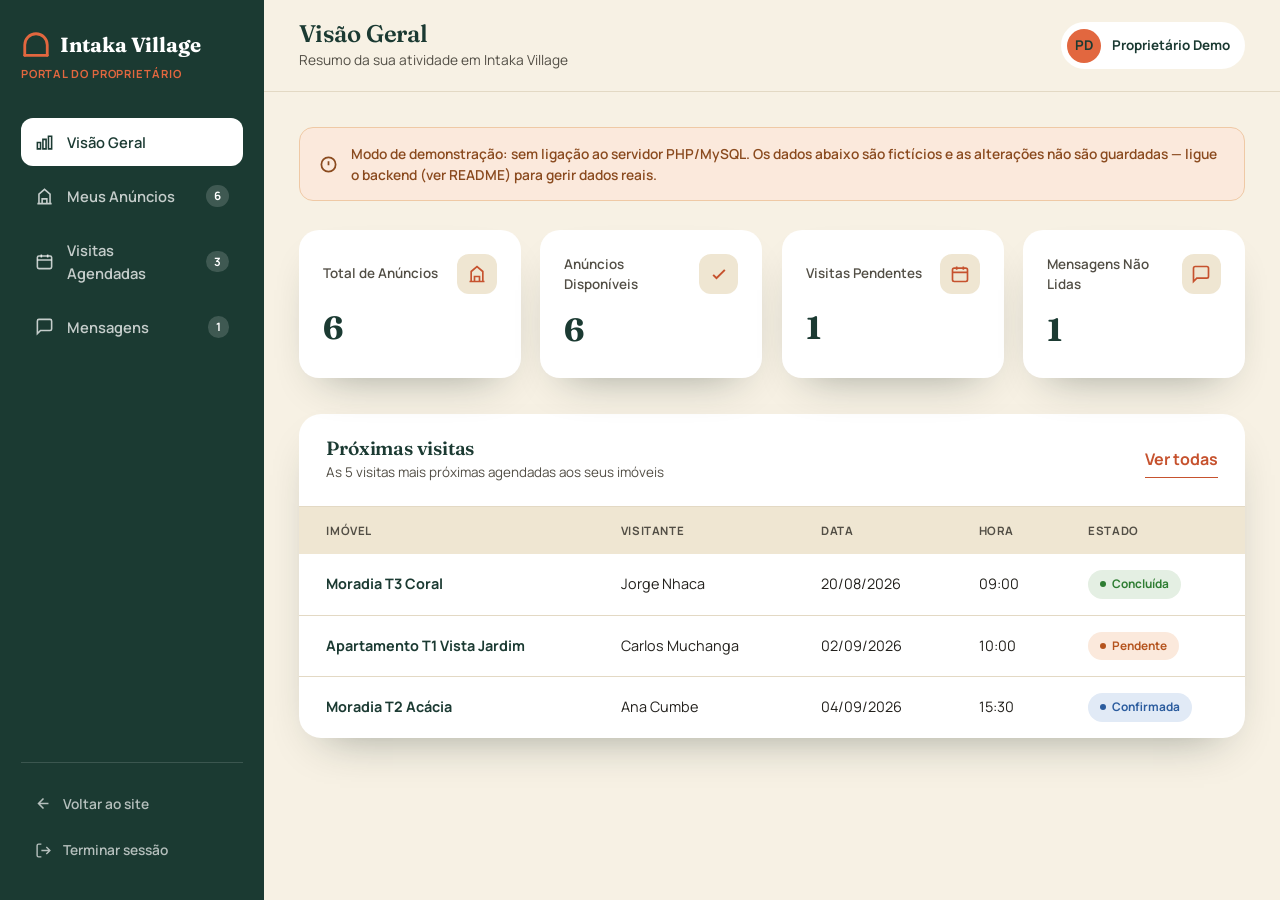
<file: proprietario.html>
<!DOCTYPE html>
<html lang="pt-MZ">
<head>
<meta charset="UTF-8">
<meta name="viewport" content="width=device-width, initial-scale=1.0">
<title>Painel do Proprietário | Intaka Village</title>
<meta name="robots" content="noindex, nofollow">

<link rel="preconnect" href="https://fonts.googleapis.com">
<link rel="preconnect" href="https://fonts.gstatic.com" crossorigin>
<link href="https://fonts.googleapis.com/css2?family=Fraunces:ital,wght@0,500;0,600;0,700;1,500;1,600&family=Manrope:wght@400;500;600;700;800&display=swap" rel="stylesheet">

<link rel="stylesheet" href="css/style.css">
<link rel="stylesheet" href="css/dashboard.css">
</head>
<body class="app">

<div class="app-shell">

  <div class="sidebar-overlay" id="sidebar-overlay"></div>

  <!-- =====================================================================
       SIDEBAR
       ===================================================================== -->
  <aside class="app-sidebar" id="app-sidebar">
    <button type="button" class="sidebar-fechar" id="sidebar-fechar" aria-label="Fechar menu">
      <svg viewBox="0 0 24 24" fill="none" stroke="currentColor" stroke-width="2.2"><path d="M6 6l12 12M18 6 6 18"/></svg>
    </button>

    <a href="index.html" class="logo">
      <svg class="logo-arco" viewBox="0 0 32 32" fill="none" xmlns="http://www.w3.org/2000/svg">
        <path d="M4 27V16a12 12 0 0 1 24 0v11" stroke="currentColor" stroke-width="3" stroke-linecap="round"/>
        <path d="M4 27h24" stroke="currentColor" stroke-width="3" stroke-linecap="round"/>
      </svg>
      Intaka Village
    </a>
    <p class="app-sidebar-selo">Portal do Proprietário</p>

    <nav class="app-nav">
      <button type="button" class="app-nav-item ativo" data-secao="visao-geral" data-titulo="Visão Geral" data-subtitulo="Resumo da sua atividade em Intaka Village">
        <svg viewBox="0 0 24 24" fill="none" stroke="currentColor" stroke-width="2"><path d="M3 12h4v8H3zM10 8h4v12h-4zM17 4h4v16h-4z"/></svg>
        Visão Geral
      </button>
      <button type="button" class="app-nav-item" data-secao="anuncios" data-titulo="Meus Anúncios" data-subtitulo="Crie, edite e atualize o estado dos seus imóveis">
        <svg viewBox="0 0 24 24" fill="none" stroke="currentColor" stroke-width="2"><path d="M3 21h18M5 21V9l7-6 7 6v12M9 21v-6h6v6"/></svg>
        Meus Anúncios
        <span class="contagem" id="contagem-anuncios">–</span>
      </button>
      <button type="button" class="app-nav-item" data-secao="visitas" data-titulo="Visitas Agendadas" data-subtitulo="Consulte, edite e cancele pedidos de visita">
        <svg viewBox="0 0 24 24" fill="none" stroke="currentColor" stroke-width="2"><rect x="3" y="5" width="18" height="16" rx="2"/><path d="M8 3v4M16 3v4M3 10h18"/></svg>
        Visitas Agendadas
        <span class="contagem" id="contagem-visitas">–</span>
      </button>
      <button type="button" class="app-nav-item" data-secao="mensagens" data-titulo="Mensagens" data-subtitulo="Interações recebidas através dos anúncios">
        <svg viewBox="0 0 24 24" fill="none" stroke="currentColor" stroke-width="2"><path d="M21 15a2 2 0 0 1-2 2H7l-4 4V5a2 2 0 0 1 2-2h14a2 2 0 0 1 2 2z"/></svg>
        Mensagens
        <span class="contagem" id="contagem-mensagens">–</span>
      </button>
    </nav>

    <div class="app-sidebar-rodape">
      <a href="index.html">
        <svg viewBox="0 0 24 24" fill="none" stroke="currentColor" stroke-width="2.2"><path d="M19 12H5M12 19l-7-7 7-7"/></svg>
        Voltar ao site
      </a>
      <a href="index.html">
        <svg viewBox="0 0 24 24" fill="none" stroke="currentColor" stroke-width="2"><path d="M9 21H5a2 2 0 0 1-2-2V5a2 2 0 0 1 2-2h4M16 17l5-5-5-5M21 12H9"/></svg>
        Terminar sessão
      </a>
    </div>
  </aside>

  <!-- =====================================================================
       ÁREA PRINCIPAL
       ===================================================================== -->
  <div class="app-main">

    <header class="app-topbar">
      <div style="display:flex; align-items:center; gap:.9rem;">
        <button type="button" class="sidebar-toggle" id="sidebar-toggle" aria-label="Abrir menu">
          <svg viewBox="0 0 24 24" fill="none" stroke="currentColor" stroke-width="2"><path d="M4 7h16M4 12h16M4 17h16"/></svg>
        </button>
        <div class="app-topbar-titulo">
          <h1 id="app-topbar-titulo-texto">Visão Geral</h1>
          <p id="app-topbar-titulo-sub">Resumo da sua atividade em Intaka Village</p>
        </div>
      </div>
      <div class="app-topbar-acoes">
        <div class="app-utilizador">
          <span class="app-utilizador-avatar">PD</span>
          <span>Proprietário Demo</span>
        </div>
      </div>
    </header>

    <div class="app-conteudo">

      <div class="banner-demo" id="banner-demo">
        <svg viewBox="0 0 24 24" fill="none" stroke="currentColor" stroke-width="2.2"><circle cx="12" cy="12" r="9"/><path d="M12 8v5M12 16h.01"/></svg>
        Modo de demonstração: sem ligação ao servidor PHP/MySQL. Os dados abaixo são fictícios e as alterações não são guardadas — ligue o backend (ver README) para gerir dados reais.
      </div>

      <!-- ================================================================
           VISÃO GERAL
           ================================================================ -->
      <section class="app-secao ativa" id="secao-visao-geral">
        <div class="kpi-grelha">
          <div class="kpi-cartao">
            <div class="kpi-cartao-topo">
              <span>Total de Anúncios</span>
              <div class="kpi-icone"><svg viewBox="0 0 24 24" fill="none" stroke="currentColor" stroke-width="2"><path d="M3 21h18M5 21V9l7-6 7 6v12M9 21v-6h6v6"/></svg></div>
            </div>
            <strong id="kpi-total-anuncios">–</strong>
          </div>
          <div class="kpi-cartao">
            <div class="kpi-cartao-topo">
              <span>Anúncios Disponíveis</span>
              <div class="kpi-icone"><svg viewBox="0 0 24 24" fill="none" stroke="currentColor" stroke-width="2.4"><path d="m5 13 4 4L19 7"/></svg></div>
            </div>
            <strong id="kpi-disponiveis">–</strong>
          </div>
          <div class="kpi-cartao">
            <div class="kpi-cartao-topo">
              <span>Visitas Pendentes</span>
              <div class="kpi-icone"><svg viewBox="0 0 24 24" fill="none" stroke="currentColor" stroke-width="2"><rect x="3" y="5" width="18" height="16" rx="2"/><path d="M8 3v4M16 3v4M3 10h18"/></svg></div>
            </div>
            <strong id="kpi-visitas-pendentes">–</strong>
          </div>
          <div class="kpi-cartao">
            <div class="kpi-cartao-topo">
              <span>Mensagens Não Lidas</span>
              <div class="kpi-icone"><svg viewBox="0 0 24 24" fill="none" stroke="currentColor" stroke-width="2"><path d="M21 15a2 2 0 0 1-2 2H7l-4 4V5a2 2 0 0 1 2-2h14a2 2 0 0 1 2 2z"/></svg></div>
            </div>
            <strong id="kpi-mensagens-nao-lidas">–</strong>
          </div>
        </div>

        <div class="painel">
          <div class="painel-cabecalho">
            <div>
              <h2>Próximas visitas</h2>
              <p>As 5 visitas mais próximas agendadas aos seus imóveis</p>
            </div>
            <button type="button" class="botao--link" data-ir-secao="visitas">Ver todas</button>
          </div>
          <div class="tabela-wrap">
            <table class="tabela">
              <thead>
                <tr><th>Imóvel</th><th>Visitante</th><th>Data</th><th>Hora</th><th>Estado</th></tr>
              </thead>
              <tbody id="tbody-proximas-visitas"></tbody>
            </table>
            <p class="tabela-vazio" id="vazio-proximas-visitas">Ainda não há visitas agendadas.</p>
          </div>
        </div>
      </section>

      <!-- ================================================================
           MEUS ANÚNCIOS
           ================================================================ -->
      <section class="app-secao" id="secao-anuncios">
        <div class="painel">
          <div class="painel-cabecalho">
            <div>
              <h2>Meus Anúncios</h2>
              <p>Crie novos anúncios e mantenha o estado dos seus imóveis atualizado</p>
            </div>
            <button type="button" class="botao botao--primario" id="btn-novo-anuncio">
              <svg viewBox="0 0 24 24" fill="none" stroke="currentColor" stroke-width="2.4"><path d="M12 5v14M5 12h14"/></svg>
              Novo Anúncio
            </button>
          </div>
          <div class="tabela-wrap">
            <table class="tabela">
              <thead>
                <tr><th>Imóvel</th><th>Tipo</th><th>Preço/mês</th><th>Estado</th><th>Ações</th></tr>
              </thead>
              <tbody id="tbody-anuncios"></tbody>
            </table>
            <p class="tabela-vazio" id="vazio-anuncios">Ainda não tem anúncios. Clique em "Novo Anúncio" para publicar o primeiro.</p>
          </div>
        </div>
      </section>

      <!-- ================================================================
           VISITAS AGENDADAS
           ================================================================ -->
      <section class="app-secao" id="secao-visitas">
        <div class="painel">
          <div class="painel-cabecalho">
            <div>
              <h2>Visitas Agendadas</h2>
              <p>Veja, atualize o estado ou cancele pedidos de visita</p>
            </div>
          </div>
          <div class="tabela-wrap">
            <table class="tabela">
              <thead>
                <tr><th>Imóvel</th><th>Visitante</th><th>Contacto</th><th>Data / Hora</th><th>Estado</th><th>Ações</th></tr>
              </thead>
              <tbody id="tbody-visitas"></tbody>
            </table>
            <p class="tabela-vazio" id="vazio-visitas">Ainda não há visitas agendadas aos seus imóveis.</p>
          </div>
        </div>
      </section>

      <!-- ================================================================
           MENSAGENS
           ================================================================ -->
      <section class="app-secao" id="secao-mensagens">
        <div class="painel">
          <div class="painel-cabecalho">
            <div>
              <h2>Mensagens</h2>
              <p>Interações enviadas por interessados através dos seus anúncios</p>
            </div>
          </div>
          <div class="tabela-wrap">
            <table class="tabela">
              <thead>
                <tr><th>De</th><th>Contacto</th><th>Imóvel</th><th>Mensagem</th><th>Estado</th><th>Ações</th></tr>
              </thead>
              <tbody id="tbody-mensagens"></tbody>
            </table>
            <p class="tabela-vazio" id="vazio-mensagens">Ainda não recebeu mensagens.</p>
          </div>
        </div>
      </section>

    </div>
  </div>
</div>

<!-- =====================================================================
     MODAL — NOVO / EDITAR ANÚNCIO
     ===================================================================== -->
<div class="overlay" id="overlay-anuncio" role="dialog" aria-modal="true" aria-labelledby="modal-titulo-anuncio">
  <div class="modal modal--largo">
    <button type="button" class="modal-fechar" data-fechar-anuncio aria-label="Fechar">
      <svg viewBox="0 0 24 24" fill="none" stroke="currentColor" stroke-width="2.2"><path d="M6 6l12 12M18 6 6 18"/></svg>
    </button>

    <p class="eyebrow" id="modal-eyebrow-anuncio">Novo anúncio</p>
    <h3 id="modal-titulo-anuncio">Publicar novo imóvel</h3>
    <p class="modal-sub">Preencha os detalhes do imóvel. Os campos com * são obrigatórios.</p>

    <div class="form-msg" id="anuncio-msg"></div>

    <form id="form-anuncio" novalidate>
      <input type="hidden" id="anuncio-id" value="">

      <div class="form-grelha-2">
        <div class="form-grupo form-grupo--full">
          <label for="anuncio-titulo">Título *</label>
          <input type="text" id="anuncio-titulo" placeholder="Ex: Moradia T3 Jasmim" required>
        </div>

        <div class="form-grupo">
          <label for="anuncio-tipo">Tipologia *</label>
          <select id="anuncio-tipo" required>
            <option value="Apartamento T1">Apartamento T1</option>
            <option value="Apartamento T2">Apartamento T2</option>
            <option value="Moradia T2">Moradia T2</option>
            <option value="Moradia T3">Moradia T3</option>
            <option value="Moradia T4">Moradia T4</option>
          </select>
        </div>
        <div class="form-grupo">
          <label for="anuncio-estado">Estado *</label>
          <select id="anuncio-estado" required>
            <option value="disponivel">Disponível</option>
            <option value="reservado">Reservado</option>
            <option value="arrendado">Arrendado / Ocupado</option>
          </select>
        </div>

        <div class="form-grupo">
          <label for="anuncio-bairro">Bairro *</label>
          <input type="text" id="anuncio-bairro" placeholder="Intaka" required>
        </div>
        <div class="form-grupo">
          <label for="anuncio-cidade">Cidade</label>
          <input type="text" id="anuncio-cidade" placeholder="Maputo" value="Maputo">
        </div>

        <div class="form-grupo form-grupo--full">
          <label for="anuncio-endereco">Endereço</label>
          <input type="text" id="anuncio-endereco" placeholder="Rua, número, referência">
        </div>

        <div class="form-grupo">
          <label for="anuncio-preco">Preço mensal (MZN) *</label>
          <input type="number" id="anuncio-preco" min="0" step="500" placeholder="95000" required>
        </div>
        <div class="form-grupo">
          <label for="anuncio-area">Área (m²) *</label>
          <input type="number" id="anuncio-area" min="0" step="1" placeholder="85" required>
        </div>

        <div class="form-grupo">
          <label for="anuncio-quartos">Quartos *</label>
          <input type="number" id="anuncio-quartos" min="0" max="10" placeholder="2" required>
        </div>
        <div class="form-grupo">
          <label for="anuncio-wc">Casas de banho *</label>
          <input type="number" id="anuncio-wc" min="0" max="10" placeholder="1" required>
        </div>

        <div class="form-grupo form-grupo--full">
          <label for="anuncio-imagem">Imagem de capa *</label>
          <input type="text" id="anuncio-imagem" list="lista-imagens" placeholder="images/fachada-casa-1.jpg" required>
          <datalist id="lista-imagens">
            <option value="images/portao-intaka.jpg">
            <option value="images/rua-moradias.jpg">
            <option value="images/fachada-casa-1.jpg">
            <option value="images/fachada-casa-2.jpg">
            <option value="images/sala-estar-1.jpg">
            <option value="images/sala-estar-2.jpg">
            <option value="images/cozinha-1.jpg">
            <option value="images/quarto-1.jpg">
            <option value="images/quarto-2.jpg">
            <option value="images/wc-1.jpg">
            <option value="images/jardinagem-village.jpg">
          </datalist>
        </div>

        <div class="form-grupo form-grupo--full">
          <label for="anuncio-descricao">Descrição</label>
          <textarea id="anuncio-descricao" placeholder="Descreva os pontos fortes deste imóvel…"></textarea>
        </div>

        <div class="form-grupo form-grupo--full">
          <label for="anuncio-comodidades">Comodidades (separadas por vírgula)</label>
          <input type="text" id="anuncio-comodidades" placeholder="Segurança 24h, Jardim privativo, Estacionamento coberto">
        </div>
      </div>

      <label class="checkbox-linha">
        <input type="checkbox" id="anuncio-destaque">
        Marcar como anúncio em destaque
      </label>

      <button type="submit" class="botao botao--primario botao--bloco" id="btn-guardar-anuncio">
        Publicar Anúncio
        <svg viewBox="0 0 24 24" fill="none" stroke="currentColor" stroke-width="2.4"><path d="M5 12h14M13 6l6 6-6 6"/></svg>
      </button>
    </form>
  </div>
</div>

<!-- Toast de feedback -->
<div class="toast" id="toast"></div>

<script src="js/common.js"></script>
<script src="js/dashboard-common.js"></script>
<script src="js/proprietario.js"></script>
</body>
</html>
</file>
<file: css/style.css>
/* =========================================================================
   INTAKA VILLAGE — Design System
   Paleta derivada da identidade visual real da marca:
   portão em verde-sálvia, telhados em terracota, plintos vermelhos,
   fundo creme dos materiais de marketing.
   Tipografia: Fraunces (serif expressiva, com itálico de assinatura)
   + Manrope (sans-serif utilitária e legível).
   Motivo assinatura: o arco de meio-ponto do portão de Intaka Village,
   reproduzido no topo de cartões, molduras de imagem e divisores.
   ========================================================================= */

:root{
  /* --- cor --- */
  --verde-profundo:  #1B3A32;
  --verde-profundo-2:#14332C;
  --verde-salvia:    #93A986;
  --terracota:       #E2673F;
  --terracota-escuro:#C6522E;
  --creme:           #F7F1E4;
  --creme-2:         #EFE6D2;
  --branco:          #FFFFFF;
  --carvao:          #23211D;
  --carvao-suave:    #524E45;
  --linha:           #E3D9C4;
  --dourado:         #C89B5C;

  /* --- tipografia --- */
  --fonte-display: "Fraunces", "Iowan Old Style", Georgia, serif;
  --fonte-corpo:   "Manrope", -apple-system, BlinkMacSystemFont, "Segoe UI", sans-serif;

  /* --- escala/espaço --- */
  --raio-arco: 160px 160px 14px 14px;
  --raio-arco-sm: 90px 90px 10px 10px;
  --raio-card: 28px 28px 14px 14px;
  --sombra-suave: 0 20px 45px -25px rgba(20, 40, 33, 0.45);
  --sombra-forte: 0 30px 60px -20px rgba(20, 40, 33, 0.55);
  --transicao: 420ms cubic-bezier(.22,1,.36,1);

  --largura-max: 1200px;
}

/* ---------------------------------------------------------------------
   RESET
   --------------------------------------------------------------------- */
*, *::before, *::after{ box-sizing: border-box; }
html{ scroll-behavior: smooth; }
body, h1, h2, h3, h4, p, figure, blockquote{ margin: 0; }
ul{ list-style: none; margin: 0; padding: 0; }
img{ max-width: 100%; display: block; }
a{ color: inherit; text-decoration: none; }
button{ font: inherit; cursor: pointer; border: none; background: none; color: inherit; }
input, select, textarea{ font: inherit; color: inherit; }

@media (prefers-reduced-motion: reduce){
  *, *::before, *::after{
    animation-duration: 0.01ms !important;
    animation-iteration-count: 1 !important;
    transition-duration: 0.01ms !important;
    scroll-behavior: auto !important;
  }
}

body{
  font-family: var(--fonte-corpo);
  background: var(--creme);
  color: var(--carvao);
  line-height: 1.55;
  -webkit-font-smoothing: antialiased;
  overflow-x: hidden;
}

:focus-visible{
  outline: 3px solid var(--terracota);
  outline-offset: 3px;
  border-radius: 4px;
}

.container{
  width: min(100% - 2.5rem, var(--largura-max));
  margin-inline: auto;
}

.eyebrow{
  font-family: var(--fonte-corpo);
  font-weight: 700;
  font-size: .72rem;
  letter-spacing: .16em;
  text-transform: uppercase;
  color: var(--terracota-escuro);
}

h1, h2, h3, .display{
  font-family: var(--fonte-display);
  font-weight: 600;
  color: var(--verde-profundo);
  line-height: 1.08;
  letter-spacing: -0.01em;
}

em, .acento{
  font-style: italic;
  color: var(--terracota);
}

.secao-titulo{
  font-size: clamp(1.9rem, 1.4rem + 2vw, 3rem);
  margin-top: .35rem;
}

.secao-lead{
  max-width: 46ch;
  color: var(--carvao-suave);
  font-size: 1.05rem;
}

.secao-cabecalho{
  display: flex;
  align-items: flex-end;
  justify-content: space-between;
  gap: 2rem;
  flex-wrap: wrap;
  margin-bottom: 2.75rem;
}

/* ---------------------------------------------------------------------
   BOTÕES
   --------------------------------------------------------------------- */
.botao{
  display: inline-flex;
  align-items: center;
  gap: .6rem;
  padding: .95rem 1.7rem;
  border-radius: 999px;
  font-weight: 700;
  font-size: .95rem;
  white-space: nowrap;
  transition: transform var(--transicao), box-shadow var(--transicao), background var(--transicao), color var(--transicao);
}
.botao svg{ width: 18px; height: 18px; transition: transform var(--transicao); }
.botao:hover svg{ transform: translateX(4px); }

.botao--primario{
  background: var(--terracota);
  color: var(--branco);
  box-shadow: 0 14px 30px -12px rgba(226,103,63,.65);
}
.botao--primario:hover{
  background: var(--terracota-escuro);
  transform: translateY(-2px);
  box-shadow: 0 18px 34px -12px rgba(226,103,63,.75);
}

.botao--secundario{
  background: transparent;
  color: var(--verde-profundo);
  border: 1.5px solid var(--verde-profundo);
}
.botao--secundario:hover{
  background: var(--verde-profundo);
  color: var(--branco);
  transform: translateY(-2px);
}

.botao--claro{
  background: rgba(255,255,255,.14);
  color: var(--branco);
  border: 1.5px solid rgba(255,255,255,.55);
  backdrop-filter: blur(6px);
}
.botao--claro:hover{
  background: var(--branco);
  color: var(--verde-profundo);
  transform: translateY(-2px);
}

.botao--login{
  background: transparent;
  color: rgba(255,255,255,.92);
  border: 1.5px solid rgba(255,255,255,.5);
  padding: .8rem 1.35rem;
}
.botao--login svg{ width: 17px; height: 17px; }
.botao--login:hover{
  background: rgba(255,255,255,.14);
  border-color: var(--branco);
  transform: translateY(-2px);
}
.cabecalho.esta-fixo .botao--login{
  color: var(--verde-profundo);
  border-color: var(--linha);
}
.cabecalho.esta-fixo .botao--login:hover{
  background: var(--creme-2);
  border-color: var(--verde-profundo);
}

.botao--link{
  color: var(--terracota-escuro);
  font-weight: 700;
  padding: .3rem 0;
  border-bottom: 1.5px solid currentColor;
  border-radius: 0;
}

.botao--bloco{ width: 100%; justify-content: center; }

/* ---------------------------------------------------------------------
   CABEÇALHO / NAVEGAÇÃO
   --------------------------------------------------------------------- */
.cabecalho{
  position: fixed;
  inset-inline: 0;
  top: 0;
  z-index: 1000;
  padding: 1.15rem 0;
  transition: background var(--transicao), padding var(--transicao), box-shadow var(--transicao);
}
.cabecalho .container{
  display: flex;
  align-items: center;
  justify-content: space-between;
  gap: 1.5rem;
}
.cabecalho.esta-fixo{
  background: rgba(247,241,228,.92);
  backdrop-filter: blur(10px);
  padding: .7rem 0;
  box-shadow: 0 10px 30px -20px rgba(20,40,33,.5);
}

.logo{
  display: flex;
  align-items: center;
  gap: .55rem;
  font-family: var(--fonte-display);
  font-weight: 700;
  font-size: 1.28rem;
  color: var(--branco);
  transition: color var(--transicao);
}
.cabecalho.esta-fixo .logo{ color: var(--verde-profundo); }
.logo .logo-arco{
  width: 30px; height: 30px;
  color: var(--terracota);
}

.nav-principal{
  display: flex;
  align-items: center;
  gap: 2.1rem;
}
.nav-principal a:not(.botao){
  color: rgba(255,255,255,.92);
  font-weight: 600;
  font-size: .93rem;
  position: relative;
  padding-bottom: 3px;
  transition: color var(--transicao);
}
.cabecalho.esta-fixo .nav-principal a:not(.botao){ color: var(--verde-profundo); }
.nav-principal a:not(.botao)::after{
  content: "";
  position: absolute;
  left: 0; right: 100%;
  bottom: 0;
  height: 2px;
  background: var(--terracota);
  transition: right var(--transicao);
}
.nav-principal a:not(.botao):hover::after{ right: 0; }

.nav-toggle{
  display: none;
  width: 42px; height: 42px;
  align-items: center;
  justify-content: center;
  color: var(--branco);
  position: relative;
  z-index: 1001;
}
.cabecalho.esta-fixo .nav-toggle{ color: var(--verde-profundo); }
.nav-toggle svg{ width: 24px; height: 24px; }
.nav-toggle .icone-fechar{ display: none; }
.nav-toggle[aria-expanded="true"]{ color: var(--branco); }
.nav-toggle[aria-expanded="true"] .icone-abrir{ display: none; }
.nav-toggle[aria-expanded="true"] .icone-fechar{ display: block; }

/* ---------------------------------------------------------------------
   HERO
   --------------------------------------------------------------------- */
.hero{
  position: relative;
  min-height: 100vh;
  display: flex;
  align-items: center;
  color: var(--branco);
  overflow: hidden;
  padding-top: 6rem;
  padding-bottom: 8rem;
}
.hero-media{
  position: absolute;
  inset: 0;
  z-index: -2;
}
.hero-media img{
  width: 100%; height: 100%;
  object-fit: cover;
  object-position: center 65%;
  transform: scale(1.06);
  animation: hero-zoom 16s ease-out forwards;
}
@keyframes hero-zoom{
  from{ transform: scale(1.12); }
  to{ transform: scale(1); }
}
.hero-media::after{
  content: "";
  position: absolute; inset: 0;
  background:
    linear-gradient(190deg, rgba(19,35,29,.35) 0%, rgba(15,28,23,.72) 55%, rgba(11,22,18,.92) 100%);
}

.hero-conteudo{
  max-width: 640px;
  animation: subir-fade 900ms cubic-bezier(.22,1,.36,1) both;
  animation-delay: .15s;
}
@keyframes subir-fade{
  from{ opacity: 0; transform: translateY(26px); }
  to{ opacity: 1; transform: translateY(0); }
}

.hero .eyebrow{
  color: #F3C7A9;
  display: inline-flex;
  align-items: center;
  gap: .55rem;
  margin-bottom: 1.1rem;
}
.hero .eyebrow::before{
  content: "";
  width: 26px; height: 1.5px;
  background: var(--terracota);
}

.hero h1{
  color: var(--branco);
  font-size: clamp(2.6rem, 1.9rem + 3.2vw, 4.4rem);
  margin-bottom: 1.35rem;
}
.hero h1 em{ color: var(--terracota); }

.hero p.subtitulo{
  font-size: 1.12rem;
  color: rgba(255,255,255,.86);
  max-width: 52ch;
  margin-bottom: 2.1rem;
}

.hero-acoes{
  display: flex;
  align-items: center;
  gap: 1.6rem;
  flex-wrap: wrap;
}

.hero-stats{
  display: flex;
  gap: 2.4rem;
  margin-top: 3.2rem;
  padding-top: 2rem;
  border-top: 1px solid rgba(255,255,255,.22);
  max-width: 560px;
  flex-wrap: wrap;
}
.hero-stats div strong{
  display: block;
  font-family: var(--fonte-display);
  font-size: 1.9rem;
  color: var(--branco);
}
.hero-stats div span{
  font-size: .82rem;
  color: rgba(255,255,255,.72);
}

/* ---------------------------------------------------------------------
   BARRA DE PESQUISA (sobreposta ao hero)
   --------------------------------------------------------------------- */
.pesquisa-wrap{
  position: relative;
  z-index: 30;
  margin-top: -5.2rem;
  margin-bottom: 5.5rem;
}
.pesquisa-cartao{
  background: var(--branco);
  border-radius: 22px;
  box-shadow: var(--sombra-forte);
  padding: 1.6rem;
  display: grid;
  grid-template-columns: 1.3fr 1fr 1fr 1fr auto;
  gap: 1.1rem;
  align-items: end;
  animation: subir-fade 900ms cubic-bezier(.22,1,.36,1) both;
  animation-delay: .35s;
  max-width: 100%;
  overflow: hidden;
}
.campo{
  display: flex;
  flex-direction: column;
  gap: .4rem;
  border-right: 1px solid var(--linha);
  padding-right: 1.1rem;
  min-width: 0;
}
.pesquisa-cartao .campo:last-of-type{ border-right: none; }
.campo label{
  font-size: .72rem;
  font-weight: 700;
  letter-spacing: .04em;
  text-transform: uppercase;
  color: var(--carvao-suave);
}
.campo input, .campo select{
  border: none;
  font-size: .98rem;
  font-weight: 600;
  color: var(--verde-profundo);
  background: transparent;
  padding: .2rem 0;
  width: 100%;
  min-width: 0;
}
.campo input::placeholder{ color: #A8A093; font-weight: 500; }
.campo select{ appearance: none; cursor: pointer; }
.campo-select-wrap{ position: relative; }
.campo-select-wrap svg{
  position: absolute; right: 0; top: 50%; transform: translateY(-50%);
  width: 16px; height: 16px; color: var(--carvao-suave); pointer-events: none;
}

.btn-pesquisar{
  height: 54px;
  padding-inline: 1.6rem;
}

/* ---------------------------------------------------------------------
   LISTAGEM DE IMÓVEIS
   --------------------------------------------------------------------- */
.secao{ padding-block: 6rem; }
.secao--creme2{ background: var(--creme-2); }

.filtros-rapidos{
  display: flex;
  gap: .6rem;
  flex-wrap: wrap;
}
.chip{
  padding: .55rem 1.15rem;
  border-radius: 999px;
  border: 1.5px solid var(--linha);
  font-weight: 700;
  font-size: .85rem;
  color: var(--carvao-suave);
  transition: all var(--transicao);
}
.chip.ativo, .chip:hover{
  background: var(--verde-profundo);
  border-color: var(--verde-profundo);
  color: var(--branco);
}

.chip--favoritos{
  display: inline-flex;
  align-items: center;
  gap: .45rem;
  margin-left: .3rem;
  border-color: var(--terracota);
  color: var(--terracota-escuro);
}
.chip--favoritos svg{ width: 15px; height: 15px; transition: all var(--transicao); }
.chip--favoritos[aria-pressed="true"]{
  background: var(--terracota);
  border-color: var(--terracota);
  color: var(--branco);
}
.chip--favoritos[aria-pressed="true"] svg{ fill: currentColor; }
.chip--favoritos:hover{ background: var(--terracota); border-color: var(--terracota); color: var(--branco); }

.grelha-imoveis{
  display: grid;
  grid-template-columns: repeat(3, 1fr);
  gap: 1.8rem;
  margin-top: 2.5rem;
}

.cartao-imovel{
  background: var(--branco);
  border-radius: 26px;
  overflow: hidden;
  box-shadow: var(--sombra-suave);
  transition: transform var(--transicao), box-shadow var(--transicao);
  opacity: 0;
  transform: translateY(24px);
  position: relative;
}
.cartao-imovel.em-vista{
  animation: subir-fade 700ms cubic-bezier(.22,1,.36,1) forwards;
}
.cartao-imovel:hover{
  transform: translateY(-8px);
  box-shadow: var(--sombra-forte);
}

.cartao-imovel-media{
  position: relative;
  display: block;
  aspect-ratio: 4 / 3;
  overflow: hidden;
  margin: .6rem .6rem 0;
  border-radius: var(--raio-card);
}
.cartao-imovel-media img{
  width: 100%; height: 100%; object-fit: cover;
  transition: transform 700ms cubic-bezier(.22,1,.36,1);
}
.cartao-imovel:hover .cartao-imovel-media img{ transform: scale(1.08); }

.selo{
  position: absolute;
  top: .85rem; left: .85rem;
  background: var(--verde-profundo);
  color: var(--branco);
  font-size: .68rem;
  font-weight: 700;
  letter-spacing: .04em;
  text-transform: uppercase;
  padding: .4rem .75rem;
  border-radius: 999px;
}
.selo--destaque{ background: var(--terracota); }

.fav-btn{
  position: absolute;
  top: 1.4rem; right: 1.4rem;
  width: 36px; height: 36px;
  border-radius: 50%;
  background: rgba(255,255,255,.92);
  display: flex; align-items: center; justify-content: center;
  color: var(--terracota);
  transition: transform var(--transicao);
  z-index: 5;
}
.fav-btn:hover{ transform: scale(1.12); }
.fav-btn svg{ width: 18px; height: 18px; transition: all var(--transicao); }
.fav-btn.ativado{ background: var(--terracota); color: var(--branco); }
.fav-btn.ativado svg{ fill: currentColor; }

.cartao-imovel-corpo{ padding: 1.4rem 1.5rem 1.6rem; }
.cartao-imovel-local{
  display: flex; align-items: center; gap: .35rem;
  font-size: .8rem; color: var(--carvao-suave); font-weight: 600;
  margin-bottom: .3rem;
}
.cartao-imovel-local svg{ width: 14px; height: 14px; color: var(--terracota); }

.cartao-imovel-corpo h3{
  font-size: 1.28rem;
  margin-bottom: .55rem;
}
.cartao-imovel-corpo h3 a{
  color: var(--verde-profundo);
  transition: color var(--transicao);
}
.cartao-imovel-corpo h3 a:hover{ color: var(--terracota-escuro); }

.cartao-imovel-specs{
  display: flex;
  gap: 1rem;
  font-size: .82rem;
  color: var(--carvao-suave);
  padding-bottom: 1rem;
  margin-bottom: 1rem;
  border-bottom: 1px dashed var(--linha);
}
.cartao-imovel-specs span{ display: flex; align-items: center; gap: .35rem; }
.cartao-imovel-specs svg{ width: 16px; height: 16px; color: var(--verde-profundo); }

.cartao-imovel-rodape{
  display: flex;
  align-items: center;
  justify-content: space-between;
  gap: 1rem;
}
.preco strong{
  font-family: var(--fonte-display);
  font-size: 1.32rem;
  color: var(--verde-profundo);
  display: block;
}
.preco span{ font-size: .74rem; color: var(--carvao-suave); }

.btn-cartao{
  font-size: .85rem;
  font-weight: 700;
  color: var(--terracota-escuro);
  display: inline-flex;
  align-items: center;
  gap: .3rem;
  white-space: nowrap;
}
.btn-cartao svg{ width: 15px; height: 15px; transition: transform var(--transicao); }
.btn-cartao:hover svg{ transform: translateX(4px); }

.ver-mais-wrap{
  display: flex;
  justify-content: center;
  margin-top: 3rem;
}

.estado-vazio{
  text-align: center;
  padding: 3rem 1rem;
  color: var(--carvao-suave);
  display: none;
}
.estado-vazio.mostrar{ display: block; }

/* ---------------------------------------------------------------------
   DETALHES / BENEFÍCIOS + CARROSSEL
   --------------------------------------------------------------------- */
.detalhes-grelha{
  display: grid;
  grid-template-columns: .95fr 1.15fr;
  gap: 4.5rem;
  align-items: center;
}

.lista-beneficios{ margin-top: 2.2rem; display: flex; flex-direction: column; gap: 1.4rem; }
.beneficio{ display: flex; gap: 1.1rem; align-items: flex-start; }
.beneficio-icone{
  flex-shrink: 0;
  width: 48px; height: 48px;
  border-radius: var(--raio-arco-sm);
  background: var(--creme-2);
  color: var(--terracota-escuro);
  display: flex; align-items: center; justify-content: center;
}
.beneficio-icone svg{ width: 22px; height: 22px; }
.beneficio h4{ font-family: var(--fonte-corpo); font-weight: 700; color: var(--verde-profundo); font-size: 1.02rem; margin-bottom: .2rem; }
.beneficio p{ font-size: .92rem; color: var(--carvao-suave); }

.detalhes-mini-stats{
  display: flex;
  gap: 2rem;
  margin-top: 2.4rem;
  padding-top: 2rem;
  border-top: 1px solid var(--linha);
}
.detalhes-mini-stats div strong{ font-family: var(--fonte-display); font-size: 1.7rem; color: var(--terracota-escuro); display:block; }
.detalhes-mini-stats div span{ font-size: .78rem; color: var(--carvao-suave); }

/* Carrossel */
.carrossel{
  position: relative;
  border-radius: 32px 32px 20px 20px;
  overflow: hidden;
  box-shadow: var(--sombra-forte);
  aspect-ratio: 5 / 5.6;
}
.carrossel-pista{
  display: flex;
  height: 100%;
  transition: transform 650ms cubic-bezier(.65,0,.35,1);
}
.carrossel-slide{
  min-width: 100%;
  height: 100%;
  position: relative;
}
.carrossel-slide img{ width: 100%; height: 100%; object-fit: cover; }
.carrossel-legenda{
  position: absolute;
  left: 1.4rem; bottom: 1.4rem;
  background: rgba(19,35,29,.72);
  color: var(--branco);
  backdrop-filter: blur(6px);
  padding: .5rem 1rem;
  border-radius: 999px;
  font-size: .8rem;
  font-weight: 600;
}
.carrossel-controlos{
  position: absolute;
  inset-inline: 0;
  bottom: 1.3rem;
  display: flex;
  justify-content: center;
  gap: .5rem;
  z-index: 5;
}
.carrossel-ponto{
  width: 8px; height: 8px;
  border-radius: 50%;
  background: rgba(255,255,255,.5);
  transition: all var(--transicao);
}
.carrossel-ponto.ativo{ background: var(--branco); width: 26px; border-radius: 999px; }

.carrossel-seta{
  position: absolute;
  top: 50%; transform: translateY(-50%);
  width: 46px; height: 46px;
  border-radius: 50%;
  background: rgba(255,255,255,.9);
  color: var(--verde-profundo);
  display: flex; align-items: center; justify-content: center;
  z-index: 5;
  transition: all var(--transicao);
}
.carrossel-seta:hover{ background: var(--terracota); color: var(--branco); }
.carrossel-seta svg{ width: 20px; height: 20px; }
.carrossel-seta--esq{ left: 1rem; }
.carrossel-seta--dir{ right: 1rem; }

/* ---------------------------------------------------------------------
   FAIXA DE URGÊNCIA
   --------------------------------------------------------------------- */
.faixa-urgencia{
  background: var(--verde-profundo);
  color: var(--branco);
  padding: 3.4rem 0;
  position: relative;
  overflow: hidden;
}
.faixa-urgencia::before{
  content: "";
  position: absolute;
  width: 480px; height: 480px;
  border-radius: 50%;
  background: radial-gradient(circle, rgba(226,103,63,.35), transparent 70%);
  top: -220px; right: -120px;
}
.faixa-urgencia-inner{
  display: flex;
  align-items: center;
  justify-content: space-between;
  gap: 2rem;
  flex-wrap: wrap;
  position: relative;
}
.faixa-urgencia h3{
  color: var(--branco);
  font-size: clamp(1.5rem, 1.2rem + 1.3vw, 2.1rem);
  max-width: 32ch;
}
.faixa-urgencia p{ color: rgba(255,255,255,.75); margin-top: .5rem; max-width: 40ch; }

/* ---------------------------------------------------------------------
   FAQ
   --------------------------------------------------------------------- */
.faq-lista{
  max-width: 800px;
  margin: 2.5rem auto 0;
  display: flex;
  flex-direction: column;
  gap: 1rem;
}
.faq-item{
  background: var(--branco);
  border-radius: 18px;
  border: 1px solid var(--linha);
  overflow: hidden;
  transition: box-shadow var(--transicao), border-color var(--transicao);
}
.faq-item.aberto{ box-shadow: var(--sombra-suave); border-color: transparent; }

.faq-pergunta{
  width: 100%;
  display: flex;
  align-items: center;
  justify-content: space-between;
  gap: 1rem;
  padding: 1.35rem 1.6rem;
  text-align: left;
  font-family: var(--fonte-display);
  font-weight: 600;
  font-size: 1.06rem;
  color: var(--verde-profundo);
}
.faq-pergunta .faq-icone{
  flex-shrink: 0;
  width: 34px; height: 34px;
  border-radius: 50%;
  background: var(--creme-2);
  color: var(--terracota-escuro);
  display: flex; align-items: center; justify-content: center;
  transition: transform var(--transicao), background var(--transicao), color var(--transicao);
}
.faq-item.aberto .faq-pergunta .faq-icone{
  background: var(--terracota);
  color: var(--branco);
  transform: rotate(45deg);
}
.faq-pergunta .faq-icone svg{ width: 16px; height: 16px; }

.faq-resposta{
  max-height: 0;
  overflow: hidden;
  transition: max-height var(--transicao);
}
.faq-resposta p{
  padding: 0 1.6rem 1.5rem;
  color: var(--carvao-suave);
  font-size: .95rem;
  max-width: 60ch;
}

/* ---------------------------------------------------------------------
   CTA FINAL
   --------------------------------------------------------------------- */
.cta-final{
  position: relative;
  padding: 6rem 0;
  text-align: center;
  background: var(--verde-profundo);
  color: var(--branco);
  overflow: hidden;
}
.cta-final-arco{
  position: absolute;
  bottom: -1px; left: 50%;
  transform: translateX(-50%);
  width: min(900px, 140%);
  opacity: .18;
  color: var(--terracota);
}
.cta-final h2{ color: var(--branco); max-width: 20ch; margin-inline: auto; }
.cta-final p{ color: rgba(255,255,255,.78); max-width: 46ch; margin: 1.1rem auto 2.2rem; }
.cta-final-acoes{ display:flex; gap: 1.2rem; justify-content:center; flex-wrap: wrap; position: relative; z-index: 2; }

/* ---------------------------------------------------------------------
   RODAPÉ
   --------------------------------------------------------------------- */
.rodape{
  background: var(--verde-profundo-2);
  color: rgba(255,255,255,.75);
  padding: 4.5rem 0 2rem;
}
.rodape-grelha{
  display: grid;
  grid-template-columns: 1.4fr 1fr 1fr 1.1fr;
  gap: 3rem;
}
.rodape .logo{ color: var(--branco); margin-bottom: 1rem; }
.rodape-sobre p{ font-size: .9rem; max-width: 32ch; color: rgba(255,255,255,.6); }

.rodape-social{ display: flex; gap: .7rem; margin-top: 1.4rem; }
.rodape-social a{
  width: 40px; height: 40px;
  border-radius: 50%;
  background: rgba(255,255,255,.08);
  display: flex; align-items: center; justify-content: center;
  transition: all var(--transicao);
}
.rodape-social a:hover{ background: var(--terracota); transform: translateY(-3px); }
.rodape-social svg{ width: 18px; height: 18px; color: var(--branco); }

.rodape h5{
  color: var(--branco);
  font-family: var(--fonte-corpo);
  font-weight: 700;
  font-size: .82rem;
  letter-spacing: .06em;
  text-transform: uppercase;
  margin-bottom: 1.2rem;
}
.rodape ul{ display: flex; flex-direction: column; gap: .75rem; }
.rodape ul a{ font-size: .92rem; transition: color var(--transicao); }
.rodape ul a:hover{ color: var(--branco); }

.rodape-contacto li{ display: flex; gap: .6rem; align-items: flex-start; font-size: .92rem; }
.rodape-contacto svg{ width: 17px; height: 17px; flex-shrink: 0; margin-top: 2px; color: var(--terracota); }

.rodape-base{
  margin-top: 3.5rem;
  padding-top: 1.8rem;
  border-top: 1px solid rgba(255,255,255,.1);
  display: flex;
  justify-content: space-between;
  gap: 1rem;
  flex-wrap: wrap;
  font-size: .82rem;
  color: rgba(255,255,255,.5);
}

/* ---------------------------------------------------------------------
   MODAIS (agendar visita)
   --------------------------------------------------------------------- */
.overlay{
  position: fixed; inset: 0;
  background: rgba(15,26,22,.6);
  backdrop-filter: blur(4px);
  z-index: 2000;
  display: flex;
  align-items: center;
  justify-content: center;
  padding: 1.5rem;
  opacity: 0;
  visibility: hidden;
  transition: opacity var(--transicao), visibility var(--transicao);
}
.overlay.mostrar{ opacity: 1; visibility: visible; }

.modal{
  background: var(--creme);
  border-radius: 26px;
  width: min(520px, 100%);
  max-height: 90vh;
  overflow-y: auto;
  padding: 2.4rem;
  position: relative;
  transform: translateY(30px) scale(.97);
  transition: transform var(--transicao);
  box-shadow: var(--sombra-forte);
}
.overlay.mostrar .modal{ transform: translateY(0) scale(1); }

.modal-fechar{
  position: absolute;
  top: 1.2rem; right: 1.2rem;
  width: 36px; height: 36px;
  border-radius: 50%;
  background: var(--branco);
  display: flex; align-items: center; justify-content: center;
  color: var(--verde-profundo);
  transition: all var(--transicao);
}
.modal-fechar:hover{ background: var(--terracota); color: var(--branco); transform: rotate(90deg); }
.modal-fechar svg{ width: 17px; height: 17px; }

.modal .eyebrow{ margin-bottom: .5rem; }
.modal h3{ font-size: 1.7rem; margin-bottom: .3rem; }
.modal-sub{ color: var(--carvao-suave); font-size: .92rem; margin-bottom: 1.8rem; }

.abas-perfil{
  display: grid;
  grid-template-columns: repeat(3, 1fr);
  gap: .5rem;
  background: var(--creme-2);
  padding: .35rem;
  border-radius: 14px;
  margin-bottom: 1.6rem;
}
.aba-perfil{
  display: flex;
  flex-direction: column;
  align-items: center;
  gap: .4rem;
  padding: .7rem .4rem;
  border-radius: 10px;
  font-size: .78rem;
  font-weight: 700;
  color: var(--carvao-suave);
  transition: all var(--transicao);
}
.aba-perfil svg{ width: 19px; height: 19px; }
.aba-perfil.ativo{
  background: var(--branco);
  color: var(--verde-profundo);
  box-shadow: var(--sombra-suave);
}
.aba-perfil:hover:not(.ativo){ color: var(--verde-profundo); }

.login-rodape{
  text-align: center;
  font-size: .86rem;
  color: var(--carvao-suave);
  margin-top: 1.3rem;
}
.login-rodape a{ font-weight: 700; color: var(--terracota-escuro); }

.form-grupo{ margin-bottom: 1.15rem; display: flex; flex-direction: column; gap: .4rem; }
.form-grupo label{ font-size: .8rem; font-weight: 700; color: var(--verde-profundo); }
.form-linha{ display: grid; grid-template-columns: 1fr 1fr; gap: 1rem; }
.form-grupo input, .form-grupo select, .form-grupo textarea{
  border: 1.5px solid var(--linha);
  background: var(--branco);
  border-radius: 12px;
  padding: .85rem 1rem;
  font-size: .95rem;
  transition: border-color var(--transicao);
}
.form-grupo input:focus, .form-grupo select:focus, .form-grupo textarea:focus{
  border-color: var(--terracota);
}
.form-grupo textarea{ resize: vertical; min-height: 80px; }

.form-msg{
  font-size: .85rem;
  padding: .75rem 1rem;
  border-radius: 10px;
  margin-bottom: 1.1rem;
  display: none;
}
.form-msg.mostrar{ display: block; }
.form-msg.sucesso{ background: #E4EFE3; color: #2E5C34; display: block; }
.form-msg.erro{ background: #FBE4DC; color: #A3401E; display: block; }

/* ---------------------------------------------------------------------
   WHATSAPP FLUTUANTE
   --------------------------------------------------------------------- */
.whatsapp-flutuante{
  position: fixed;
  right: 1.8rem; bottom: 1.8rem;
  z-index: 1500;
  width: 62px; height: 62px;
  border-radius: 50%;
  background: #25D366;
  display: flex; align-items: center; justify-content: center;
  box-shadow: 0 14px 34px -10px rgba(37,211,102,.65);
  animation: pulsar-wpp 2.6s ease-in-out infinite;
}
.whatsapp-flutuante svg{ width: 30px; height: 30px; color: var(--branco); }
@keyframes pulsar-wpp{
  0%, 100%{ box-shadow: 0 14px 34px -10px rgba(37,211,102,.65), 0 0 0 0 rgba(37,211,102,.45); }
  50%{ box-shadow: 0 14px 34px -10px rgba(37,211,102,.65), 0 0 0 14px rgba(37,211,102,0); }
}

.whatsapp-popup{
  position: fixed;
  right: 1.8rem; bottom: 6.4rem;
  z-index: 1500;
  width: min(300px, calc(100vw - 3.6rem));
  background: var(--branco);
  border-radius: 20px 20px 4px 20px;
  box-shadow: var(--sombra-forte);
  padding: 1.3rem;
  transform: translateY(16px) scale(.95);
  opacity: 0;
  visibility: hidden;
  pointer-events: none;
  transition: all var(--transicao);
}
.whatsapp-popup.mostrar{
  transform: translateY(0) scale(1);
  opacity: 1;
  visibility: visible;
  pointer-events: auto;
}
.whatsapp-popup-topo{ display: flex; gap: .7rem; align-items: center; margin-bottom: .8rem; }
.whatsapp-popup-avatar{
  width: 40px; height: 40px; border-radius: 50%;
  background: var(--verde-profundo);
  display: flex; align-items: center; justify-content: center;
  color: var(--branco); flex-shrink: 0;
}
.whatsapp-popup-avatar svg{ width: 20px; height: 20px; }
.whatsapp-popup-topo strong{ font-size: .9rem; color: var(--verde-profundo); display: block; }
.whatsapp-popup-topo span{ font-size: .74rem; color: #2E9E52; display: flex; align-items: center; gap: .3rem; }
.whatsapp-popup-topo span::before{ content:""; width:7px; height:7px; border-radius:50%; background:#2E9E52; }
.whatsapp-popup-fechar{
  margin-left: auto;
  width: 26px; height: 26px;
  color: var(--carvao-suave);
}
.whatsapp-popup-fechar svg{ width: 15px; height: 15px; }
.whatsapp-popup p{ font-size: .86rem; color: var(--carvao-suave); margin-bottom: 1rem; }
.whatsapp-popup .botao{ width: 100%; justify-content: center; background:#25D366; color: var(--branco); box-shadow: none; padding: .7rem; }
.whatsapp-popup .botao:hover{ background:#1FB859; }

/* ---------------------------------------------------------------------
   UTILITÁRIOS DE ANIMAÇÃO (scroll reveal)
   --------------------------------------------------------------------- */
.reveal{
  opacity: 0;
  transform: translateY(28px);
  transition: opacity 800ms cubic-bezier(.22,1,.36,1), transform 800ms cubic-bezier(.22,1,.36,1);
}
.reveal.em-vista{ opacity: 1; transform: translateY(0); }

/* =========================================================================
   PÁGINA DE DETALHES DO IMÓVEL (detalhes.html)
   ========================================================================= */

.pagina-detalhes main{ padding-top: 6.5rem; }

/* Breadcrumb / navegação de regresso */
.breadcrumb{
  display: flex;
  align-items: center;
  justify-content: space-between;
  gap: 1rem;
  flex-wrap: wrap;
  padding-block: 1.6rem;
  border-bottom: 1px solid var(--linha);
  margin-bottom: 2.5rem;
}
.breadcrumb-voltar{
  display: inline-flex;
  align-items: center;
  gap: .5rem;
  font-weight: 700;
  font-size: .9rem;
  color: var(--verde-profundo);
  transition: gap var(--transicao), color var(--transicao);
}
.breadcrumb-voltar svg{ width: 17px; height: 17px; transition: transform var(--transicao); }
.breadcrumb-voltar:hover{ color: var(--terracota-escuro); gap: .75rem; }
.breadcrumb-voltar:hover svg{ transform: translateX(-3px); }
.breadcrumb-trilha{
  font-size: .82rem;
  color: var(--carvao-suave);
  display: flex;
  align-items: center;
  gap: .4rem;
}
.breadcrumb-trilha a{ color: var(--carvao-suave); transition: color var(--transicao); }
.breadcrumb-trilha a:hover{ color: var(--terracota-escuro); }
.breadcrumb-trilha span[aria-current]{ color: var(--verde-profundo); font-weight: 700; }

/* Estado de carregamento / imóvel não encontrado */
.detalhe-estado{
  text-align: center;
  padding: 5rem 1rem;
  color: var(--carvao-suave);
  display: none;
}
.detalhe-estado.mostrar{ display: block; }
.detalhe-estado h2{ margin-bottom: .6rem; }

/* Cabeçalho do imóvel: título + selo + partilha */
.detalhe-cabecalho{
  display: flex;
  align-items: flex-start;
  justify-content: space-between;
  gap: 1.5rem;
  flex-wrap: wrap;
  margin-bottom: 1.6rem;
}
.detalhe-titulo-wrap .selo{ position: static; display: inline-block; margin-bottom: .8rem; }
.detalhe-titulo-wrap h1{ font-size: clamp(1.9rem, 1.4rem + 1.6vw, 2.6rem); margin-bottom: .5rem; }
.detalhe-local{
  display: flex; align-items: center; gap: .4rem;
  color: var(--carvao-suave); font-weight: 600; font-size: .96rem;
}
.detalhe-local svg{ width: 17px; height: 17px; color: var(--terracota); }

/* Galeria (reutiliza .carrossel do common) — variante maior */
.carrossel--grande{ aspect-ratio: 16 / 9; border-radius: 28px 28px 16px 16px; }

/* Grelha principal: conteúdo + sidebar */
.detalhe-layout{
  display: grid;
  grid-template-columns: 1.65fr 1fr;
  gap: 3.2rem;
  align-items: start;
  margin-top: 2.6rem;
}

.detalhe-specs{
  display: grid;
  grid-template-columns: repeat(3, 1fr);
  gap: 1rem;
  background: var(--branco);
  border-radius: 20px;
  padding: 1.5rem;
  box-shadow: var(--sombra-suave);
  margin-bottom: 2.4rem;
}
.detalhe-specs div{ text-align: center; }
.detalhe-specs div svg{ width: 24px; height: 24px; color: var(--terracota-escuro); margin-bottom: .5rem; }
.detalhe-specs div strong{ display: block; font-family: var(--fonte-display); font-size: 1.3rem; color: var(--verde-profundo); }
.detalhe-specs div span{ font-size: .78rem; color: var(--carvao-suave); }
.detalhe-specs div + div{ border-left: 1px solid var(--linha); }

.detalhe-bloco{ margin-bottom: 2.6rem; }
.detalhe-bloco h2{ font-size: 1.5rem; margin-bottom: 1rem; }
.detalhe-bloco p{ color: var(--carvao-suave); max-width: 65ch; }

.comodidades-lista{
  display: flex;
  flex-wrap: wrap;
  gap: .7rem;
}
.comodidade-chip{
  display: inline-flex;
  align-items: center;
  gap: .5rem;
  padding: .6rem 1.1rem;
  border-radius: 999px;
  background: var(--creme-2);
  color: var(--verde-profundo);
  font-size: .86rem;
  font-weight: 600;
}
.comodidade-chip svg{ width: 15px; height: 15px; color: var(--terracota-escuro); flex-shrink: 0; }

/* Mapa */
.mapa-wrap{
  border-radius: 24px;
  overflow: hidden;
  box-shadow: var(--sombra-suave);
  border: 1px solid var(--linha);
}
#mapa-imovel{
  width: 100%;
  height: 360px;
  background: var(--creme-2);
}
.mapa-rodape{
  display: flex;
  align-items: center;
  justify-content: space-between;
  gap: 1rem;
  flex-wrap: wrap;
  padding: 1rem 1.3rem;
  background: var(--branco);
  font-size: .88rem;
  color: var(--carvao-suave);
}
.mapa-rodape a{
  font-weight: 700;
  color: var(--terracota-escuro);
  display: inline-flex;
  align-items: center;
  gap: .35rem;
}

/* Sidebar fixa: preço + ações */
.sidebar-imovel{
  position: sticky;
  top: 6.5rem;
  background: var(--branco);
  border-radius: 24px;
  padding: 1.9rem;
  box-shadow: var(--sombra-forte);
}
.sidebar-preco{ margin-bottom: 1.5rem; }
.sidebar-preco span{ font-size: .78rem; font-weight: 700; letter-spacing: .05em; text-transform: uppercase; color: var(--carvao-suave); }
.sidebar-preco strong{
  display: block;
  font-family: var(--fonte-display);
  font-size: 2.1rem;
  color: var(--verde-profundo);
  margin-top: .2rem;
}
.sidebar-preco em{ font-style: normal; font-size: .95rem; color: var(--carvao-suave); }

.sidebar-imovel p.sidebar-nota{
  font-size: .88rem;
  color: var(--carvao-suave);
  margin-bottom: 1.4rem;
}

.sidebar-acoes{ display: flex; flex-direction: column; gap: .8rem; margin-bottom: 1.6rem; }

.sidebar-contacto{
  border-top: 1px dashed var(--linha);
  padding-top: 1.4rem;
  display: flex;
  flex-direction: column;
  gap: .8rem;
}
.sidebar-contacto a{
  display: flex;
  align-items: center;
  gap: .6rem;
  font-size: .9rem;
  font-weight: 600;
  color: var(--verde-profundo);
  transition: color var(--transicao);
}
.sidebar-contacto a:hover{ color: var(--terracota-escuro); }
.sidebar-contacto svg{ width: 18px; height: 18px; color: var(--terracota); flex-shrink: 0; }

/* Formulário de mensagem (secção própria, não-modal) */
.form-mensagem-cartao{
  background: var(--branco);
  border-radius: 24px;
  padding: 2rem;
  box-shadow: var(--sombra-suave);
}

/* Imóveis semelhantes */
.semelhantes-grelha{
  display: grid;
  grid-template-columns: repeat(3, 1fr);
  gap: 1.8rem;
  margin-top: 2rem;
}

/* ---------------------------------------------------------------------
   RESPONSIVIDADE
   --------------------------------------------------------------------- */
@media (max-width: 1080px){
  .grelha-imoveis{ grid-template-columns: repeat(2, 1fr); }
  .detalhes-grelha{ grid-template-columns: 1fr; gap: 3rem; }
  .carrossel{ aspect-ratio: 16/10; }
  .rodape-grelha{ grid-template-columns: 1fr 1fr; row-gap: 2.5rem; }

  .detalhe-layout{ grid-template-columns: 1fr; }
  .sidebar-imovel{ position: static; }
  .semelhantes-grelha{ grid-template-columns: repeat(2, 1fr); }
}

@media (max-width: 880px){
  .nav-principal{
    position: fixed;
    top: 0; right: 0;
    height: 100vh;
    width: min(320px, 82vw);
    background: var(--verde-profundo);
    flex-direction: column;
    align-items: flex-start;
    justify-content: flex-start;
    padding: 6rem 2rem 2rem;
    gap: 1.8rem;
    transform: translateX(100%);
    transition: transform var(--transicao);
    z-index: 999;
  }
  .nav-principal.aberto{ transform: translateX(0); }
  .nav-principal a:not(.botao){ color: var(--branco); font-size: 1.05rem; }
  .nav-principal a.botao, .nav-principal button.botao{ width: 100%; justify-content: center; }
  .nav-toggle{ display: flex; }

  .pesquisa-cartao{
    grid-template-columns: 1fr 1fr;
    border-radius: 20px;
  }
  .pesquisa-cartao .campo{ border-right: none; border-bottom: 1px solid var(--linha); padding-bottom: .9rem; padding-right: 0; }
  .btn-pesquisar{ grid-column: 1 / -1; }

  .grelha-imoveis{ grid-template-columns: 1fr; }
  .secao{ padding-block: 4.5rem; }
  .secao-cabecalho{ flex-direction: column; align-items: flex-start; }

  .detalhe-specs{ grid-template-columns: 1fr 1fr; }
  .detalhe-specs div:nth-child(3){ border-left: none; }
  .detalhe-specs div:nth-child(3n+1){ border-left: none; }
  .semelhantes-grelha{ grid-template-columns: 1fr; }
  .carrossel--grande{ aspect-ratio: 4/3; border-radius: 20px 20px 12px 12px; }
}

@media (max-width: 620px){
  .hero{ padding-top: 7rem; text-align: left; }
  .hero-stats{ gap: 1.5rem; }
  .form-linha{ grid-template-columns: 1fr; }
  .rodape-grelha{ grid-template-columns: 1fr; gap: 2.4rem; }
  .rodape-base{ flex-direction: column; }
  .faixa-urgencia-inner{ flex-direction: column; align-items: flex-start; text-align: left; }
  .whatsapp-flutuante{ right: 1.1rem; bottom: 1.1rem; width: 56px; height: 56px; }
  .whatsapp-popup{ right: 1.1rem; bottom: 5.6rem; }
  .modal{ padding: 1.8rem; }
  .cartao-imovel-media{ margin: .5rem .5rem 0; }

  .pagina-detalhes main{ padding-top: 5.5rem; }
  .detalhe-cabecalho{ flex-direction: column; }
  #mapa-imovel{ height: 280px; }
  .form-mensagem-cartao{ padding: 1.4rem; }
}

@media (max-width: 420px){
  .aba-perfil{ font-size: .68rem; padding: .6rem .25rem; }
  .aba-perfil svg{ width: 16px; height: 16px; }
}
</file>
<file: css/dashboard.css>
/* =========================================================================
   INTAKA VILLAGE — dashboard.css
   Shell de aplicação partilhado por proprietario.html e admin.html.
   Usa as variáveis de marca definidas em css/style.css (deve ser
   carregado antes deste ficheiro).
   ========================================================================= */

body.app{
  background: var(--creme);
  min-height: 100vh;
}

.app-shell{
  display: flex;
  min-height: 100vh;
}

/* ---------------------------------------------------------------------
   SIDEBAR
   --------------------------------------------------------------------- */
.app-sidebar{
  width: 264px;
  flex-shrink: 0;
  background: var(--verde-profundo);
  color: rgba(255,255,255,.82);
  padding: 1.8rem 1.3rem;
  display: flex;
  flex-direction: column;
  position: sticky;
  top: 0;
  height: 100vh;
  overflow-y: auto;
  z-index: 200;
  transition: transform var(--transicao);
}

.app-sidebar .logo{
  color: var(--branco);
  margin-bottom: .3rem;
}
.app-sidebar-selo{
  font-size: .7rem;
  font-weight: 700;
  letter-spacing: .08em;
  text-transform: uppercase;
  color: var(--terracota);
  margin-bottom: 2.2rem;
}

.app-nav{
  display: flex;
  flex-direction: column;
  gap: .35rem;
  margin-bottom: auto;
}
.app-nav-item{
  display: flex;
  align-items: center;
  gap: .8rem;
  padding: .8rem .9rem;
  border-radius: 12px;
  font-weight: 600;
  font-size: .92rem;
  color: rgba(255,255,255,.75);
  transition: all var(--transicao);
  text-align: left;
  width: 100%;
}
.app-nav-item svg{ width: 19px; height: 19px; flex-shrink: 0; }
.app-nav-item .contagem{
  margin-left: auto;
  background: rgba(255,255,255,.16);
  color: var(--branco);
  font-size: .72rem;
  font-weight: 700;
  padding: .12rem .5rem;
  border-radius: 999px;
}
.app-nav-item:hover{ background: rgba(255,255,255,.08); color: var(--branco); }
.app-nav-item.ativo{ background: var(--branco); color: var(--verde-profundo); }
.app-nav-item.ativo .contagem{ background: var(--creme-2); color: var(--verde-profundo); }

.app-sidebar-rodape{
  border-top: 1px solid rgba(255,255,255,.14);
  padding-top: 1.2rem;
  margin-top: 1.5rem;
  display: flex;
  flex-direction: column;
  gap: .3rem;
}
.app-sidebar-rodape a{
  display: flex;
  align-items: center;
  gap: .7rem;
  padding: .65rem .9rem;
  border-radius: 10px;
  font-size: .86rem;
  font-weight: 600;
  color: rgba(255,255,255,.68);
  transition: all var(--transicao);
}
.app-sidebar-rodape a:hover{ background: rgba(255,255,255,.08); color: var(--branco); }
.app-sidebar-rodape svg{ width: 17px; height: 17px; }

.sidebar-toggle, .sidebar-fechar{ display: none; }

.sidebar-overlay{
  display: none;
  position: fixed;
  inset: 0;
  background: rgba(15,26,22,.5);
  z-index: 190;
  opacity: 0;
  visibility: hidden;
  transition: opacity var(--transicao), visibility var(--transicao);
}
.sidebar-overlay.mostrar{ display: block; opacity: 1; visibility: visible; }

/* ---------------------------------------------------------------------
   ÁREA PRINCIPAL
   --------------------------------------------------------------------- */
.app-main{
  flex: 1;
  min-width: 0;
}

.app-topbar{
  position: sticky;
  top: 0;
  z-index: 100;
  background: rgba(247,241,228,.92);
  backdrop-filter: blur(10px);
  border-bottom: 1px solid var(--linha);
  padding: 1.3rem 2.2rem;
  display: flex;
  align-items: center;
  justify-content: space-between;
  gap: 1rem;
}
.app-topbar-titulo h1{ font-size: 1.5rem; }
.app-topbar-titulo p{ font-size: .86rem; color: var(--carvao-suave); margin-top: .15rem; }

.app-topbar-acoes{ display: flex; align-items: center; gap: 1rem; }
.app-utilizador{
  display: flex;
  align-items: center;
  gap: .7rem;
  padding: .4rem .9rem .4rem .4rem;
  background: var(--branco);
  border-radius: 999px;
  box-shadow: var(--sombra-suave);
}
.app-utilizador-avatar{
  width: 34px; height: 34px;
  border-radius: 50%;
  background: var(--terracota);
  color: var(--branco);
  display: flex; align-items: center; justify-content: center;
  font-weight: 700;
  font-size: .82rem;
}
.app-utilizador span{ font-size: .84rem; font-weight: 700; color: var(--verde-profundo); }

.app-conteudo{
  padding: 2.2rem;
}

.app-secao{ display: none; }
.app-secao.ativa{ display: block; animation: subir-fade 480ms cubic-bezier(.22,1,.36,1) both; }

/* ---------------------------------------------------------------------
   BANNER DE MODO DEMONSTRAÇÃO
   --------------------------------------------------------------------- */
.banner-demo{
  display: none;
  align-items: center;
  gap: .8rem;
  background: #FBE9DC;
  border: 1px solid #EFC9A5;
  color: #8A4A1E;
  padding: .9rem 1.2rem;
  border-radius: 14px;
  font-size: .86rem;
  font-weight: 600;
  margin-bottom: 1.8rem;
}
.banner-demo.mostrar{ display: flex; }
.banner-demo svg{ width: 19px; height: 19px; flex-shrink: 0; }

/* ---------------------------------------------------------------------
   KPIs
   --------------------------------------------------------------------- */
.kpi-grelha{
  display: grid;
  grid-template-columns: repeat(4, 1fr);
  gap: 1.2rem;
  margin-bottom: 2.2rem;
}
.kpi-cartao{
  background: var(--branco);
  border-radius: 20px;
  padding: 1.5rem;
  box-shadow: var(--sombra-suave);
  display: flex;
  flex-direction: column;
  gap: .6rem;
}
.kpi-cartao-topo{ display: flex; align-items: center; justify-content: space-between; }
.kpi-icone{
  width: 40px; height: 40px;
  border-radius: 12px;
  background: var(--creme-2);
  color: var(--terracota-escuro);
  display: flex; align-items: center; justify-content: center;
}
.kpi-icone svg{ width: 20px; height: 20px; }
.kpi-cartao strong{
  font-family: var(--fonte-display);
  font-size: 2rem;
  color: var(--verde-profundo);
}
.kpi-cartao span{ font-size: .84rem; color: var(--carvao-suave); font-weight: 600; }

/* ---------------------------------------------------------------------
   PAINÉIS
   --------------------------------------------------------------------- */
.painel{
  background: var(--branco);
  border-radius: 22px;
  box-shadow: var(--sombra-suave);
  margin-bottom: 2rem;
  overflow: hidden;
}
.painel-cabecalho{
  display: flex;
  align-items: center;
  justify-content: space-between;
  gap: 1rem;
  flex-wrap: wrap;
  padding: 1.5rem 1.7rem;
  border-bottom: 1px solid var(--linha);
}
.painel-cabecalho h2{ font-size: 1.2rem; }
.painel-cabecalho p{ font-size: .84rem; color: var(--carvao-suave); margin-top: .2rem; }

/* ---------------------------------------------------------------------
   TABELAS
   --------------------------------------------------------------------- */
.tabela-wrap{ overflow-x: auto; }
.tabela{ width: 100%; border-collapse: collapse; min-width: 640px; }
.tabela th{
  text-align: left;
  font-size: .72rem;
  letter-spacing: .05em;
  text-transform: uppercase;
  color: var(--carvao-suave);
  padding: .9rem 1.7rem;
  background: var(--creme-2);
  white-space: nowrap;
}
.tabela td{
  padding: 1rem 1.7rem;
  border-bottom: 1px solid var(--linha);
  font-size: .9rem;
  color: var(--carvao);
  vertical-align: middle;
}
.tabela tbody tr:last-child td{ border-bottom: none; }
.tabela tbody tr:hover{ background: rgba(226,103,63,.04); }

.tabela-imovel{ display: flex; align-items: center; gap: .8rem; }
.tabela-imovel img{ width: 52px; height: 52px; border-radius: 10px; object-fit: cover; flex-shrink: 0; }
.tabela-imovel strong{ display: block; color: var(--verde-profundo); font-size: .9rem; }
.tabela-imovel span{ font-size: .78rem; color: var(--carvao-suave); }

.badge{
  display: inline-flex;
  align-items: center;
  gap: .35rem;
  padding: .32rem .75rem;
  border-radius: 999px;
  font-size: .74rem;
  font-weight: 700;
  white-space: nowrap;
}
.badge::before{ content:""; width: 6px; height: 6px; border-radius: 50%; background: currentColor; }
.badge--verde{ background: #E4EFE3; color: #2E7D32; }
.badge--laranja{ background: #FBE9DC; color: #B5541E; }
.badge--vermelho{ background: #FBE0DC; color: #C13B24; }
.badge--cinza{ background: #EDEBE6; color: #6B665C; }
.badge--azul{ background: #E1EAF6; color: #2B5C9E; }

.select-inline{
  border: 1.5px solid var(--linha);
  border-radius: 10px;
  padding: .4rem .6rem;
  font-size: .82rem;
  font-weight: 600;
  color: var(--verde-profundo);
  background: var(--branco);
}

.tabela-acoes{ display: flex; align-items: center; gap: .4rem; }
.btn-icone{
  width: 34px; height: 34px;
  border-radius: 10px;
  display: flex; align-items: center; justify-content: center;
  color: var(--carvao-suave);
  background: var(--creme-2);
  transition: all var(--transicao);
}
.btn-icone svg{ width: 16px; height: 16px; }
.btn-icone:hover{ background: var(--verde-profundo); color: var(--branco); }
.btn-icone--perigo:hover{ background: #C13B24; color: var(--branco); }

.tabela-vazio{
  padding: 3rem 1.5rem;
  text-align: center;
  color: var(--carvao-suave);
  font-size: .9rem;
  display: none;
}
.tabela-vazio.mostrar{ display: block; }

/* ---------------------------------------------------------------------
   FORMULÁRIO DE ANÚNCIO (modal maior, 2 colunas)
   --------------------------------------------------------------------- */
.modal--largo{ width: min(760px, 100%); }
.form-grelha-2{
  display: grid;
  grid-template-columns: 1fr 1fr;
  gap: 0 1rem;
}
.form-grelha-2 .form-grupo--full{ grid-column: 1 / -1; }

.checkbox-linha{
  display: flex;
  align-items: center;
  gap: .6rem;
  font-size: .88rem;
  font-weight: 600;
  color: var(--verde-profundo);
  margin-bottom: 1.2rem;
}
.checkbox-linha input{ width: 17px; height: 17px; accent-color: var(--terracota); }

/* ---------------------------------------------------------------------
   TOAST DE FEEDBACK
   --------------------------------------------------------------------- */
.toast{
  position: fixed;
  bottom: 1.8rem;
  left: 50%;
  transform: translateX(-50%) translateY(20px);
  background: var(--verde-profundo);
  color: var(--branco);
  padding: .9rem 1.5rem;
  border-radius: 999px;
  font-size: .88rem;
  font-weight: 600;
  box-shadow: var(--sombra-forte);
  z-index: 3000;
  opacity: 0;
  visibility: hidden;
  transition: all var(--transicao);
  display: flex;
  align-items: center;
  gap: .6rem;
}
.toast.mostrar{ opacity: 1; visibility: visible; transform: translateX(-50%) translateY(0); }
.toast.toast--erro{ background: #C13B24; }
.toast svg{ width: 17px; height: 17px; flex-shrink: 0; }

/* ---------------------------------------------------------------------
   RESPONSIVIDADE
   --------------------------------------------------------------------- */
@media (max-width: 1180px){
  .kpi-grelha{ grid-template-columns: repeat(2, 1fr); }
}

@media (max-width: 960px){
  .app-sidebar{
    position: fixed;
    inset-block: 0;
    left: 0;
    transform: translateX(-100%);
    box-shadow: var(--sombra-forte);
  }
  .app-sidebar.aberto{ transform: translateX(0); }
  .sidebar-toggle{
    display: flex;
    align-items: center;
    justify-content: center;
    width: 42px; height: 42px;
    border-radius: 10px;
    background: var(--branco);
    box-shadow: var(--sombra-suave);
    color: var(--verde-profundo);
  }
  .sidebar-toggle svg{ width: 20px; height: 20px; }
  .sidebar-fechar{
    display: flex;
    align-items: center;
    justify-content: center;
    width: 34px; height: 34px;
    border-radius: 50%;
    background: rgba(255,255,255,.1);
    color: var(--branco);
    align-self: flex-end;
    margin-bottom: 1rem;
  }
  .sidebar-fechar svg{ width: 16px; height: 16px; }
  .app-topbar{ padding: 1.1rem 1.4rem; }
  .app-conteudo{ padding: 1.4rem; }
  .app-utilizador span:not(.app-utilizador-avatar){ display: none; }
}

@media (max-width: 620px){
  .kpi-grelha{ grid-template-columns: 1fr 1fr; }
  .app-topbar-titulo h1{ font-size: 1.2rem; }
  .form-grelha-2{ grid-template-columns: 1fr; }
  .painel-cabecalho{ flex-direction: column; align-items: flex-start; }
}
</file>
